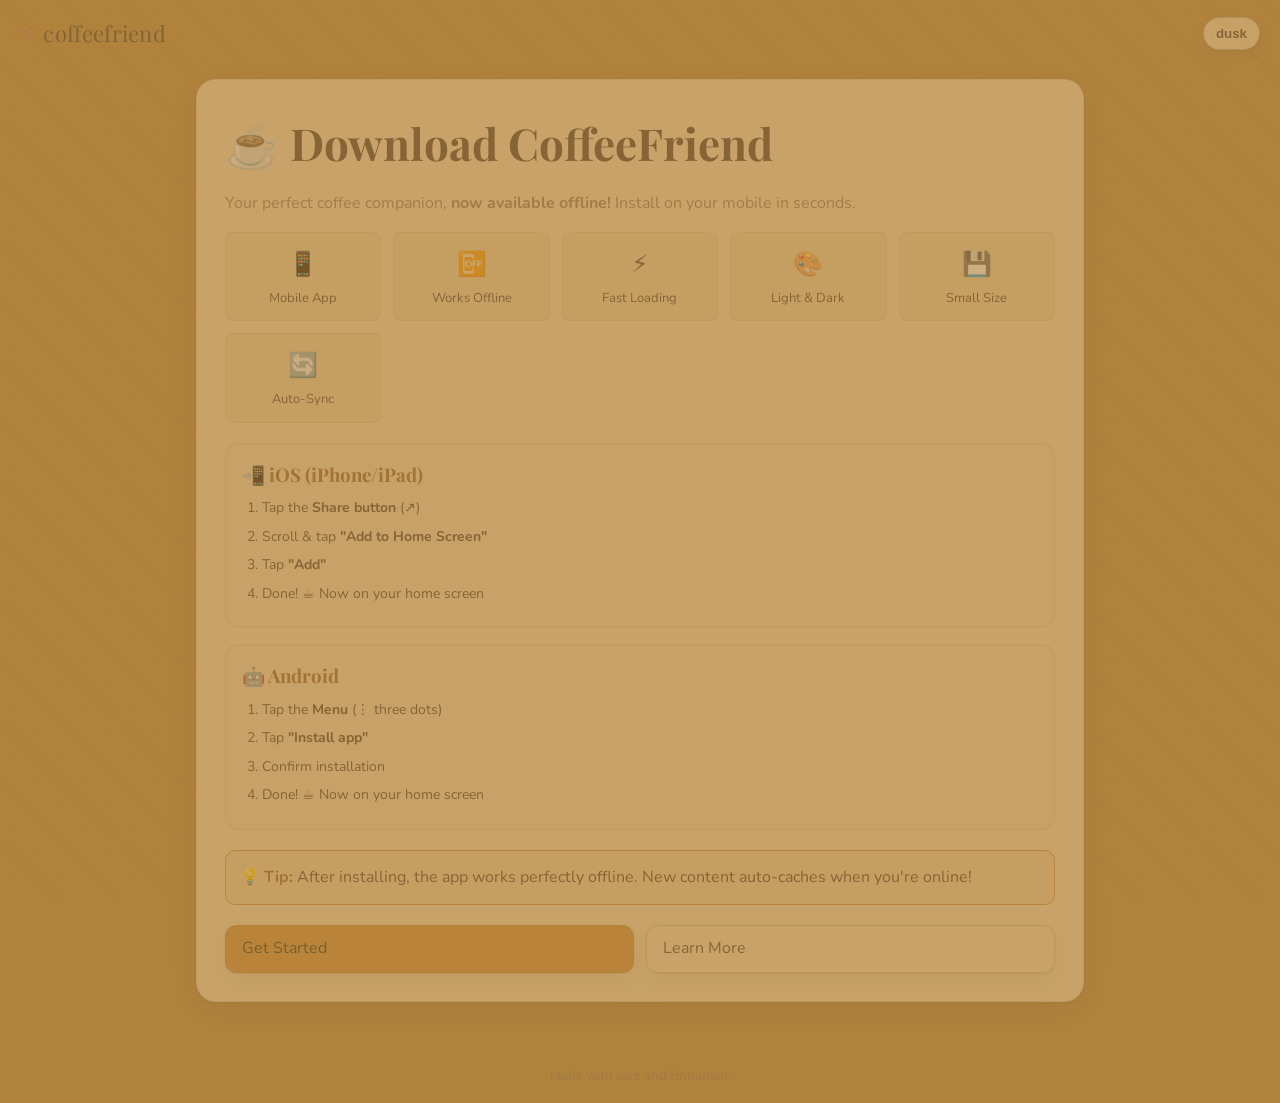
<file: index.html>
<!DOCTYPE html>
<html lang="en">
  <head>
    <meta charset="UTF-8" />
    <meta http-equiv="refresh" content="0; url=install.html" />
    <meta name="viewport" content="width=device-width, initial-scale=1.0" />
    <title>Redirecting to install page...</title>
  </head>
  <body>
    <p>Redirecting to <a href="install.html">install.html</a>…</p>
  </body>
</html>
</file>
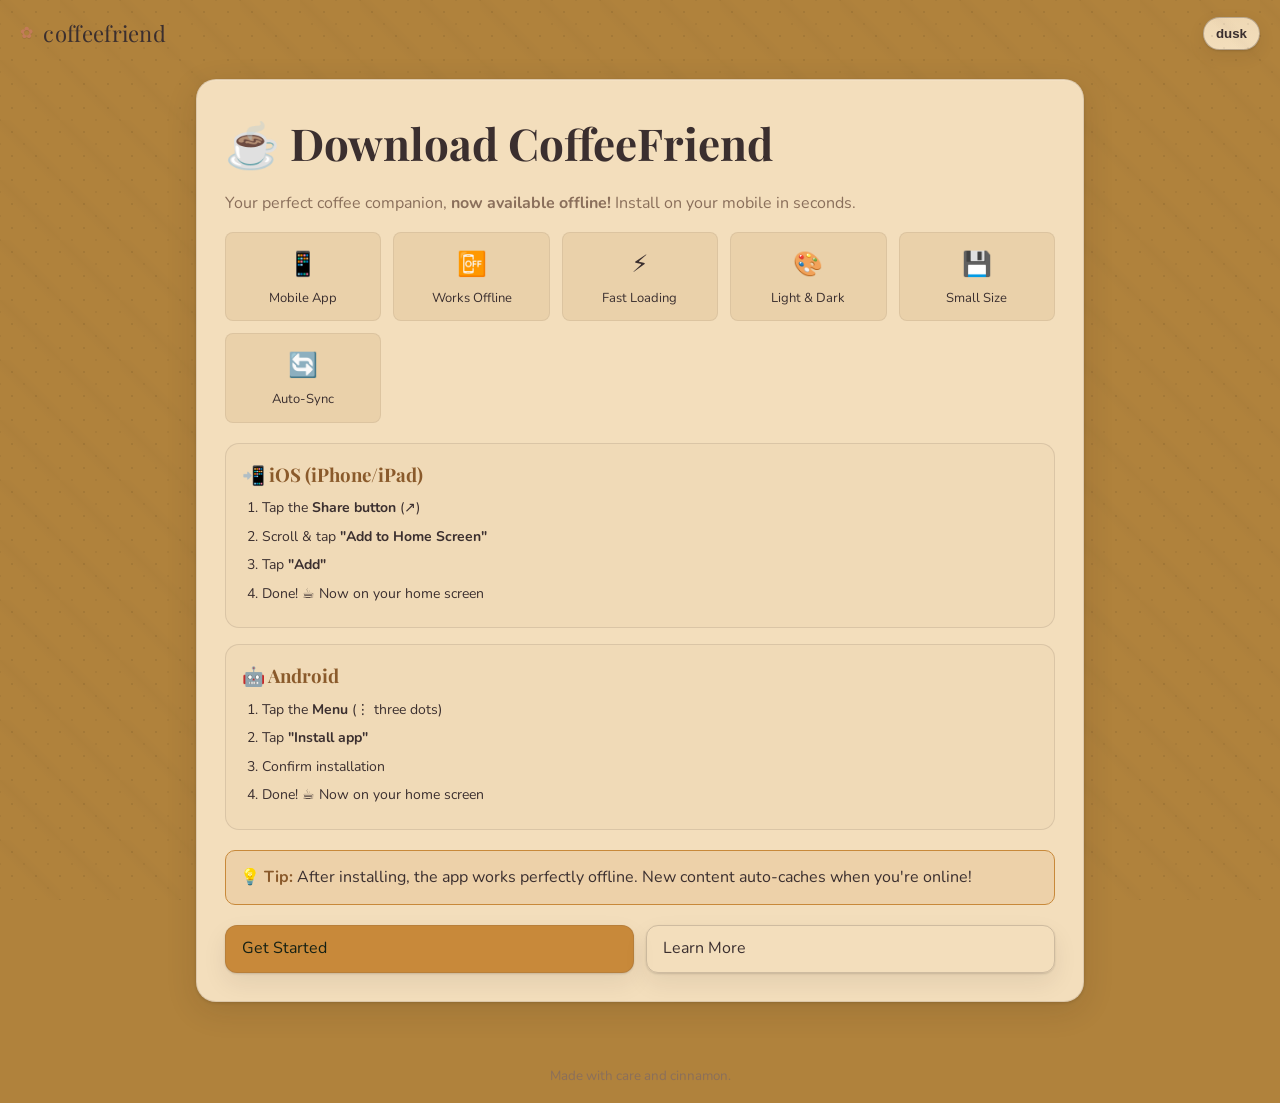
<file: install.html>
<!DOCTYPE html>
<html lang="en">
<head>
    <meta charset="utf-8">
    <meta name="viewport" content="width=device-width, initial-scale=1">
    <title>CoffeeFriend Mobile App</title>
    <link rel="preconnect" href="https://fonts.googleapis.com">
    <link rel="preconnect" href="https://fonts.gstatic.com" crossorigin>
    <link href="https://fonts.googleapis.com/css2?family=Playfair+Display:wght@400;600;700&family=Nunito:ital,wght@0,400;0,600;0,700;1,400&display=swap" rel="stylesheet">
    <link rel="stylesheet" type="text/css" href="styles.css">
    <link rel="manifest" href="manifest.json">
    <meta name="theme-color" content="#b0823c">
    <meta name="apple-mobile-web-app-capable" content="yes">
    <meta name="apple-mobile-web-app-status-bar-style" content="black-translucent">
    <meta name="apple-mobile-web-app-title" content="coffeefriend">
    <style>
        .install-guide {
            display: grid;
            gap: 16px;
            margin: 20px 0;
        }
        .guide-card {
            background: color-mix(in oklab, var(--paper) 96%, var(--bg) 4%);
            border: 1px solid color-mix(in oklab, var(--ink) 12%, transparent);
            border-radius: 14px;
            padding: 16px;
        }
        .guide-card h3 {
            margin: 0 0 8px;
            font-family: "Playfair Display", Georgia, serif;
            color: var(--sage-deep);
        }
        .guide-card ol {
            margin: 8px 0 0;
            padding-left: 20px;
            font-size: 14px;
            line-height: 1.6;
        }
        .guide-card li { margin: 6px 0; }
        .features-list {
            display: grid;
            grid-template-columns: repeat(auto-fit, minmax(150px, 1fr));
            gap: 12px;
            margin: 16px 0;
        }
        .feature-item {
            background: color-mix(in oklab, var(--paper) 86%, var(--bg) 14%);
            border-radius: 8px;
            padding: 12px;
            text-align: center;
            font-size: 13px;
            border: 1px solid color-mix(in oklab, var(--ink) 8%, transparent);
        }
        .feature-emoji { font-size: 24px; margin-bottom: 4px; }
    </style>
    <script defer src="script.js"></script>
    <script>
      if ('serviceWorker' in navigator) {
        window.addEventListener('load', () => {
          navigator.serviceWorker.register('sw.js').catch(err => console.log('SW registration failed:', err));
        });
      }
    </script>
</head>
<body>
    <div class="coffee-bg" aria-hidden="true"></div>
    <div class="texture"></div>
    <header class="site-header">
        <div class="brand">
            <span class="brand-mark" aria-hidden="true">✿</span>
            <span class="brand-name">coffeefriend</span>
        </div>
        <button class="theme-toggle" type="button" aria-label="Toggle dusk mode">dusk</button>
    </header>

    <main class="content">
        <section class="card">
            <h1 style="font-family: 'Playfair Display', Georgia, serif; margin: 0 0 12px; font-size: clamp(28px, 4vw, 44px);">
                ☕ Download CoffeeFriend
            </h1>
            <p style="margin: 0 0 16px; color: var(--muted); font-size: 16px;">
                Your perfect coffee companion, <strong>now available offline!</strong> Install on your mobile in seconds.
            </p>

            <div class="features-list">
                <div class="feature-item">
                    <div class="feature-emoji">📱</div>
                    <div>Mobile App</div>
                </div>
                <div class="feature-item">
                    <div class="feature-emoji">📴</div>
                    <div>Works Offline</div>
                </div>
                <div class="feature-item">
                    <div class="feature-emoji">⚡</div>
                    <div>Fast Loading</div>
                </div>
                <div class="feature-item">
                    <div class="feature-emoji">🎨</div>
                    <div>Light & Dark</div>
                </div>
                <div class="feature-item">
                    <div class="feature-emoji">💾</div>
                    <div>Small Size</div>
                </div>
                <div class="feature-item">
                    <div class="feature-emoji">🔄</div>
                    <div>Auto-Sync</div>
                </div>
            </div>

            <div class="install-guide">
                <div class="guide-card">
                    <h3>📲 iOS (iPhone/iPad)</h3>
                    <ol>
                        <li>Tap the <strong>Share button</strong> (↗️)</li>
                        <li>Scroll & tap <strong>"Add to Home Screen"</strong></li>
                        <li>Tap <strong>"Add"</strong></li>
                        <li>Done! ☕ Now on your home screen</li>
                    </ol>
                </div>

                <div class="guide-card">
                    <h3>🤖 Android</h3>
                    <ol>
                        <li>Tap the <strong>Menu</strong> (⋮ three dots)</li>
                        <li>Tap <strong>"Install app"</strong></li>
                        <li>Confirm installation</li>
                        <li>Done! ☕ Now on your home screen</li>
                    </ol>
                </div>
            </div>

            <div style="background: color-mix(in oklab, var(--sage) 15%, var(--paper) 85%); border: 1px solid var(--sage); border-radius: 10px; padding: 14px; margin: 16px 0;">
                <strong style="color: var(--sage-deep);">💡 Tip:</strong> After installing, the app works perfectly offline. New content auto-caches when you're online!
            </div>

            <div style="display: flex; gap: 12px; flex-wrap: wrap; margin-top: 20px;">
                <a class="btn btn-primary" href="pageone.html" style="flex: 1;">Get Started</a>
                <a class="btn btn-outline" href="MOBILE_SETUP.md" style="flex: 1;">Learn More</a>
            </div>
        </section>
    </main>

    <footer class="site-footer">
        <small>Made with care and cinnamon.</small>
    </footer>
</body>
</html>
</file>
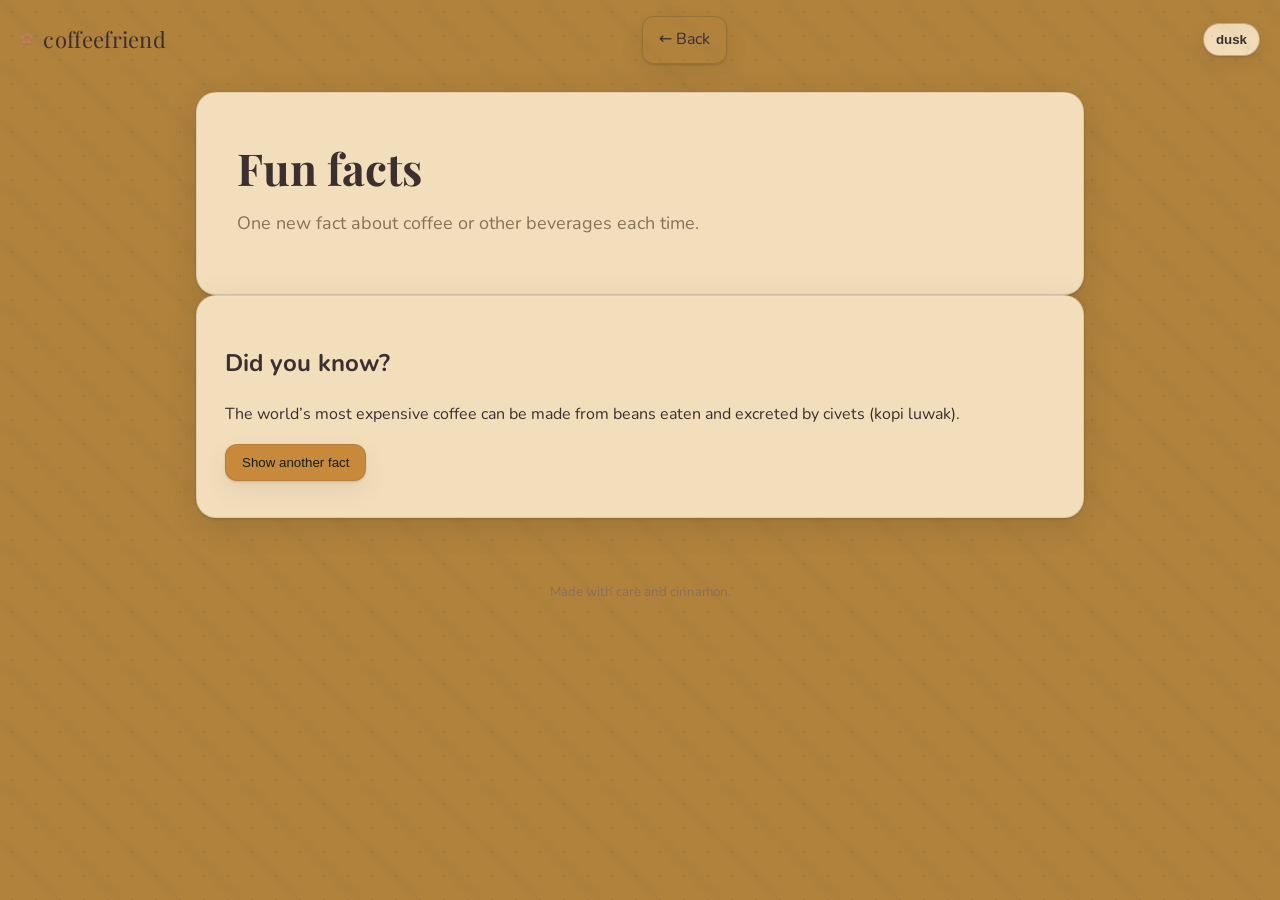
<file: pagefour.html>
<!DOCTYPE html>
<html lang="en">
<head>
    <meta charset="utf-8">
    <meta name="viewport" content="width=device-width, initial-scale=1">
    <title>coffeefriend • fun facts</title>
    <link rel="preconnect" href="https://fonts.googleapis.com">
    <link rel="preconnect" href="https://fonts.gstatic.com" crossorigin>
    <link href="https://fonts.googleapis.com/css2?family=Playfair+Display:wght@400;600;700&family=Nunito:ital,wght@0,400;0,600;0,700;1,400&display=swap" rel="stylesheet">
    <link rel="stylesheet" type="text/css" href="styles.css">
    <link rel="manifest" href="manifest.json">
    <meta name="theme-color" content="#b0823c">
    <meta name="apple-mobile-web-app-capable" content="yes">
    <meta name="apple-mobile-web-app-status-bar-style" content="black-translucent">
    <meta name="apple-mobile-web-app-title" content="coffeefriend">
    <script defer src="script.js"></script>
    <script>
      if ('serviceWorker' in navigator) {
        window.addEventListener('load', () => {
          navigator.serviceWorker.register('sw.js').catch(err => console.log('SW registration failed:', err));
        });
      }
    </script>
</head>
<body>
    <div class="coffee-bg" aria-hidden="true"></div>
    <div class="texture"></div>
    <header class="site-header">
        <div class="brand">
            <span class="brand-mark" aria-hidden="true">✿</span>
            <span class="brand-name">coffeefriend</span>
        </div>
        <nav>
            <a class="btn btn-outline" href="pagetwo.html">← Back</a>
        </nav>
        <button id="install-app" class="btn btn-primary" type="button" style="display:none;">Install app</button>
        <button class="theme-toggle" type="button" aria-label="Toggle dusk mode">dusk</button>
    </header>

    <main class="content">
        <section class="hero card">
            <h1>Fun facts</h1>
            <p class="tagline">One new fact about coffee or other beverages each time.</p>
        </section>

        <section class="card" aria-labelledby="fact-title">
            <h2 id="fact-title">Did you know?</h2>
            <p id="random-fact">Loading a delightful fact...</p>
            <div class="actions">
                <button class="btn btn-primary" id="another-fact" type="button">Show another fact</button>
            </div>
        </section>
    </main>

    <footer class="site-footer">
        <small>Made with care and cinnamon.</small>
    </footer>

</body>
</html>
</file>
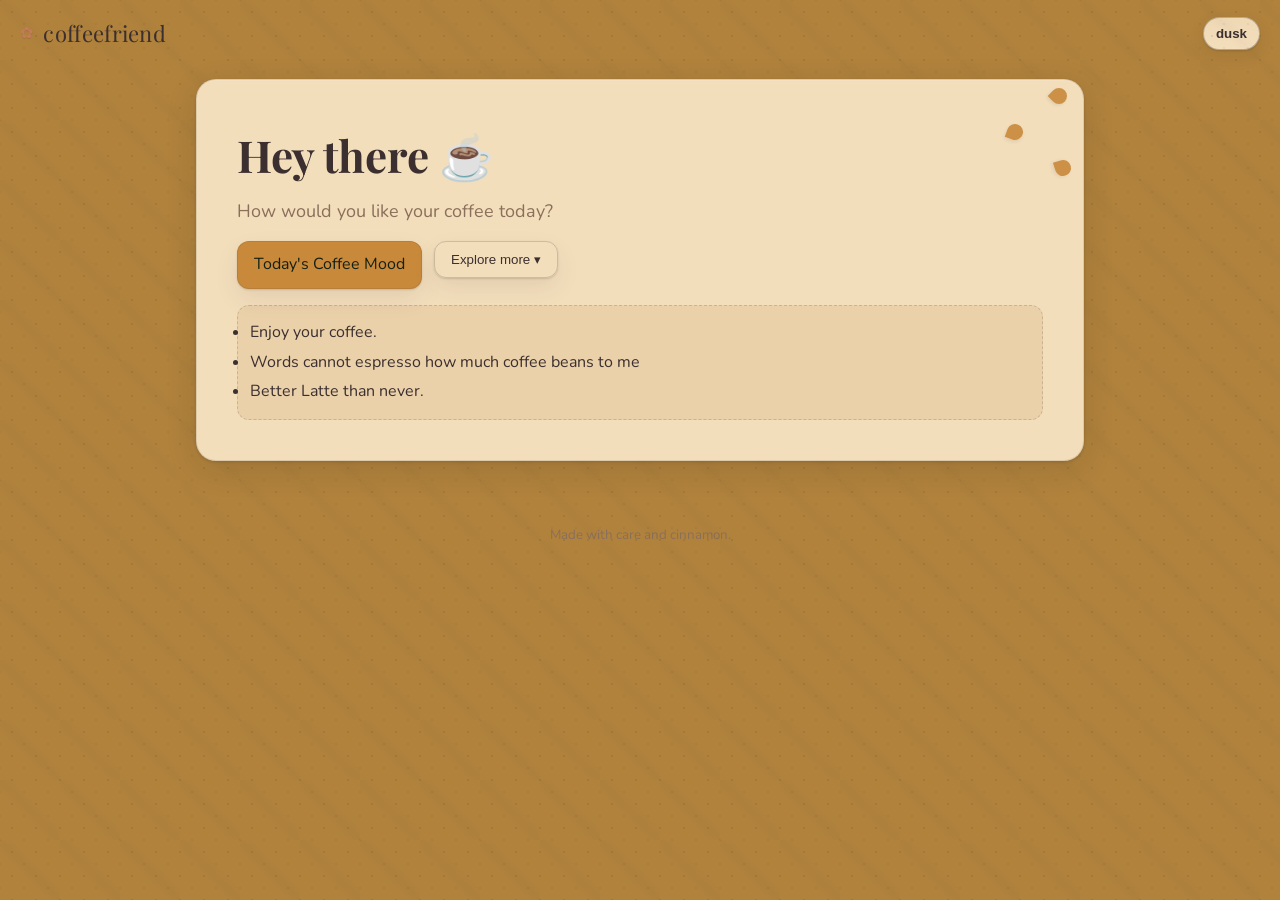
<file: pageone.html>
<!DOCTYPE html>
<html lang="en">
<head>
    <meta charset="utf-8">
    <meta name="viewport" content="width=device-width, initial-scale=1">
    <title>coffeefriend</title>
    <link rel="preconnect" href="https://fonts.googleapis.com">
    <link rel="preconnect" href="https://fonts.gstatic.com" crossorigin>
    <link href="https://fonts.googleapis.com/css2?family=Playfair+Display:wght@400;600;700&family=Nunito:ital,wght@0,400;0,600;0,700;1,400&display=swap" rel="stylesheet">
    <link rel="stylesheet" type="text/css" href="styles.css">
    <link rel="manifest" href="manifest.json">
    <meta name="theme-color" content="#b0823c">
    <meta name="apple-mobile-web-app-capable" content="yes">
    <meta name="apple-mobile-web-app-status-bar-style" content="black-translucent">
    <meta name="apple-mobile-web-app-title" content="coffeefriend">
    <script defer src="script.js"></script>
    <script>
      if ('serviceWorker' in navigator) {
        window.addEventListener('load', () => {
          navigator.serviceWorker.register('sw.js').catch(err => console.log('SW registration failed:', err));
        });
      }
    </script>
</head>
<body>
    <div class="coffee-bg" aria-hidden="true"></div>
    <div class="texture"></div>
    <header class="site-header">
        <div class="brand">
            <span class="brand-mark" aria-hidden="true">✿</span>
            <span class="brand-name">coffeefriend</span>
        </div>
        <button class="theme-toggle" type="button" aria-label="Toggle dusk mode">dusk</button>
    </header>

    <main class="content">
        <section class="hero card">
            <div class="vines" aria-hidden="true">
                <span class="leaf leaf-1"></span>
                <span class="leaf leaf-2"></span>
                <span class="leaf leaf-3"></span>
            </div>
            <h1>Hey there ☕</h1>
            <p class="tagline">How would you like your coffee today?</p>
            <div class="actions">
                <a class="btn btn-primary" href="pagetwo.html">Today's Coffee Mood</a>
                <button id="install-app" class="btn btn-outline" type="button" style="display:none;">Install app</button>
                <div class="dropdown">
                    <button class="btn btn-outline dropdown-toggle" type="button" aria-haspopup="true" aria-expanded="false">Explore more ▾</button>
                    <div class="dropdown-menu" role="menu">
                        <a class="dropdown-item" role="menuitem" href="pagethree.html">Items that pair well with coffee</a>
                        <a class="dropdown-item" role="menuitem" href="pagefour.html">Fun facts about coffee & beverages</a>
                    </div>
                </div>
            </div>
            <ul class="notes">
                <li>Enjoy your coffee.</li>
                <li>Words cannot espresso how much coffee beans to me</li>
                <li>Better Latte than never.</li>
                
                
            </ul>
        </section>

        

    </main>

    <footer class="site-footer">
        <small>Made with care and cinnamon.</small>
    </footer>

</body>
</html>
</file>
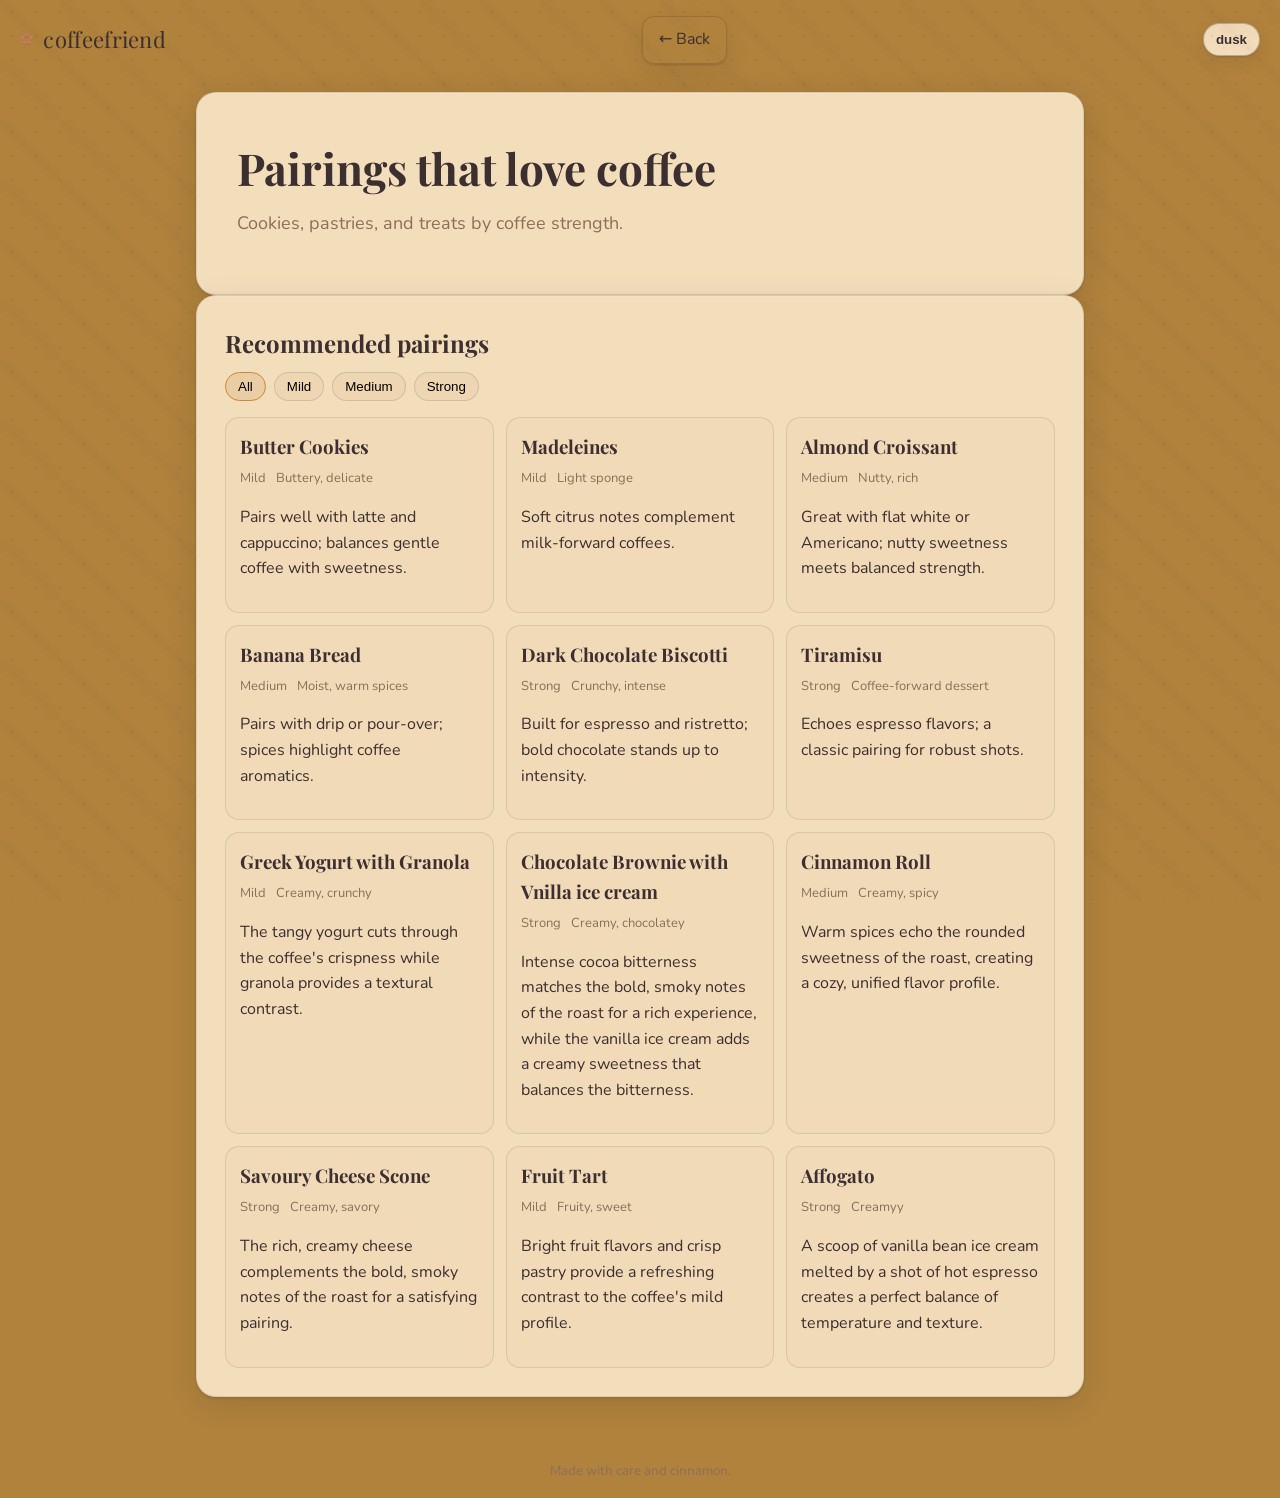
<file: pagethree.html>
<!DOCTYPE html>
<html lang="en">
<head>
    <meta charset="utf-8">
    <meta name="viewport" content="width=device-width, initial-scale=1">
    <title>coffeefriend • pairings</title>
    <link rel="preconnect" href="https://fonts.googleapis.com">
    <link rel="preconnect" href="https://fonts.gstatic.com" crossorigin>
    <link href="https://fonts.googleapis.com/css2?family=Playfair+Display:wght@400;600;700&family=Nunito:ital,wght@0,400;0,600;0,700;1,400&display=swap" rel="stylesheet">
    <link rel="stylesheet" type="text/css" href="styles.css">
    <link rel="manifest" href="manifest.json">
    <meta name="theme-color" content="#b0823c">
    <meta name="apple-mobile-web-app-capable" content="yes">
    <meta name="apple-mobile-web-app-status-bar-style" content="black-translucent">
    <meta name="apple-mobile-web-app-title" content="coffeefriend">
    <script defer src="script.js"></script>
    <script>
      if ('serviceWorker' in navigator) {
        window.addEventListener('load', () => {
          navigator.serviceWorker.register('sw.js').catch(err => console.log('SW registration failed:', err));
        });
      }
    </script>
</head>
<body>
    <div class="coffee-bg" aria-hidden="true"></div>
    <div class="texture"></div>
    <header class="site-header">
        <div class="brand">
            <span class="brand-mark" aria-hidden="true">✿</span>
            <span class="brand-name">coffeefriend</span>
        </div>
        <nav>
            <a class="btn btn-outline" href="pagetwo.html">← Back</a>
        </nav>
        <button id="install-app" class="btn btn-primary" type="button" style="display:none;">Install app</button>
        <button class="theme-toggle" type="button" aria-label="Toggle dusk mode">dusk</button>
    </header>

    <main class="content">
        <section class="hero card">
            <h1>Pairings that love coffee</h1>
            <p class="tagline">Cookies, pastries, and treats by coffee strength.</p>
        </section>

        <section class="recipes card" aria-labelledby="pairings-title">
            <h2 id="pairings-title">Recommended pairings</h2>
            <div class="filters" role="tablist" aria-label="Coffee strength filters">
                <button class="chip is-active" role="tab" aria-selected="true" data-filter="all">All</button>
                <button class="chip" role="tab" aria-selected="false" data-filter="mild">Mild</button>
                <button class="chip" role="tab" aria-selected="false" data-filter="medium">Medium</button>
                <button class="chip" role="tab" aria-selected="false" data-filter="strong">Strong</button>
            </div>
            <div class="recipe-grid">
                <article class="recipe" data-category="mild">
                    <h3>Butter Cookies</h3>
                    <ul class="meta"><li>Mild</li><li>Buttery, delicate</li></ul>
                    <p>Pairs well with latte and cappuccino; balances gentle coffee with sweetness.</p>
                </article>
                <article class="recipe" data-category="mild">
                    <h3>Madeleines</h3>
                    <ul class="meta"><li>Mild</li><li>Light sponge</li></ul>
                    <p>Soft citrus notes complement milk-forward coffees.</p>
                </article>
                <article class="recipe" data-category="medium">
                    <h3>Almond Croissant</h3>
                    <ul class="meta"><li>Medium</li><li>Nutty, rich</li></ul>
                    <p>Great with flat white or Americano; nutty sweetness meets balanced strength.</p>
                </article>
                <article class="recipe" data-category="medium">
                    <h3>Banana Bread</h3>
                    <ul class="meta"><li>Medium</li><li>Moist, warm spices</li></ul>
                    <p>Pairs with drip or pour-over; spices highlight coffee aromatics.</p>
                </article>
                <article class="recipe" data-category="strong">
                    <h3>Dark Chocolate Biscotti</h3>
                    <ul class="meta"><li>Strong</li><li>Crunchy, intense</li></ul>
                    <p>Built for espresso and ristretto; bold chocolate stands up to intensity.</p>
                </article>
                <article class="recipe" data-category="strong">
                    <h3>Tiramisu</h3>
                    <ul class="meta"><li>Strong</li><li>Coffee-forward dessert</li></ul>
                    <p>Echoes espresso flavors; a classic pairing for robust shots.</p>
                </article>
                 <article class="recipe" data-category="mild">
                    <h3>Greek Yogurt with Granola</h3>
                    <ul class="meta"><li>Mild</li><li>Creamy, crunchy</li></ul>
                    <p>The tangy yogurt cuts through the coffee's crispness while granola provides a textural contrast.</p>
                </article>
                <article class="recipe" data-category="Strong">
                    <h3>Chocolate Brownie with Vnilla ice cream</h3>
                    <ul class="meta"><li>Strong</li><li>Creamy, chocolatey</li></ul>
                    <p>Intense cocoa bitterness matches the bold, smoky notes of the roast for a rich experience, while the vanilla ice cream adds a creamy sweetness that balances the bitterness.</p>
                </article>
                <article class="recipe" data-category="medium">
                    <h3>Cinnamon Roll</h3>
                    <ul class="meta"><li>Medium</li><li>Creamy, spicy</li></ul>
                    <p>Warm spices echo the rounded sweetness of the roast, creating a cozy, unified flavor profile.</p>
                </article>
                <article class="recipe" data-category="Strong">
                    <h3>Savoury Cheese Scone</h3>
                    <ul class="meta"><li>Strong</li><li>Creamy, savory</li></ul>
                    <p>The rich, creamy cheese complements the bold, smoky notes of the roast for a satisfying pairing.</p>
                </article>
                
                <article class="recipe" data-category="Mild">
                    <h3>Fruit Tart</h3>
                    <ul class="meta"><li>Mild</li><li>Fruity, sweet</li></ul>
                    <p>Bright fruit flavors and crisp pastry provide a refreshing contrast to the coffee's mild profile.</p>
                </article>
                <article class="recipe" data-category="Medium">
                    <h3>Affogato</h3>
                    <ul class="meta"><li>Strong</li><li>Creamyy</li></ul>
                    <p>A scoop of vanilla bean ice cream melted by a shot of hot espresso creates a perfect balance of temperature and texture.</p>
                </article>
            </div>
        </section>
    </main>

    <footer class="site-footer">
        <small>Made with care and cinnamon.</small>
    </footer>

</body>
</html>
</file>
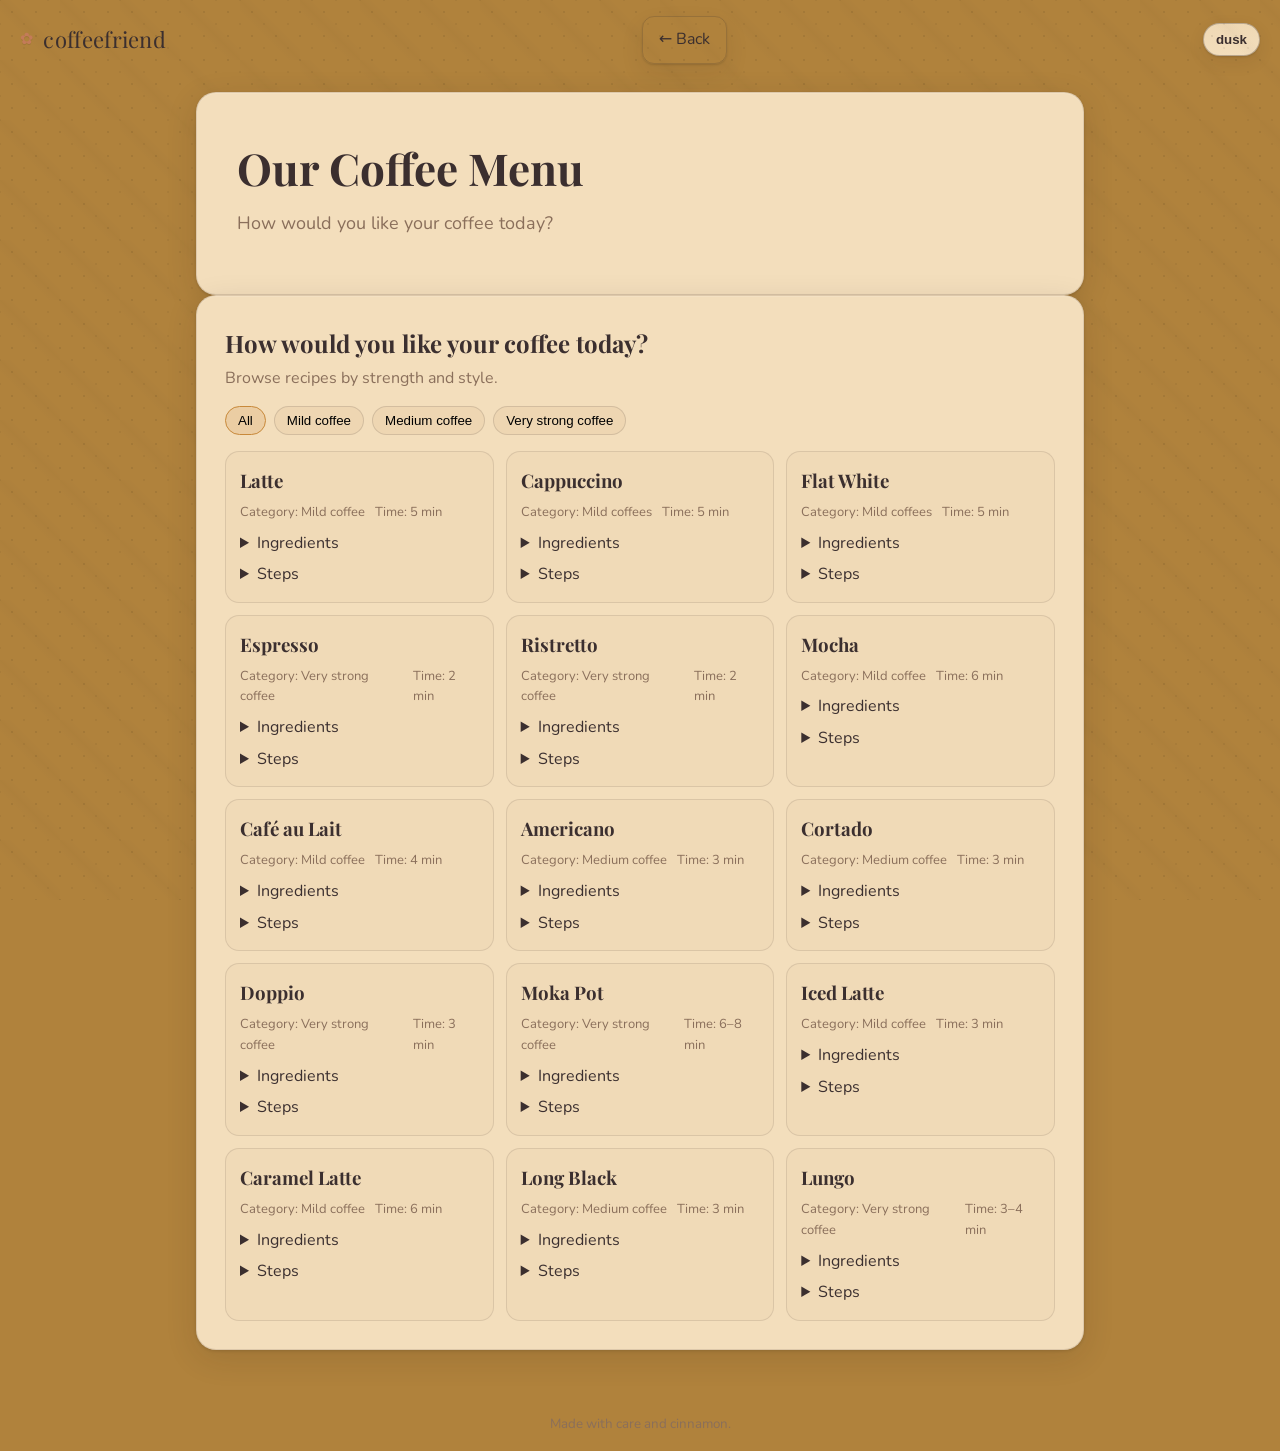
<file: pagetwo.html>
<!DOCTYPE html>
<html lang="en">
<head>
    <meta charset="utf-8">
    <meta name="viewport" content="width=device-width, initial-scale=1">
    <title>coffeefriend • menu</title>
    <link rel="preconnect" href="https://fonts.googleapis.com">
    <link rel="preconnect" href="https://fonts.gstatic.com" crossorigin>
    <link href="https://fonts.googleapis.com/css2?family=Playfair+Display:wght@400;600;700&family=Nunito:ital,wght@0,400;0,600;0,700;1,400&display=swap" rel="stylesheet">
    <link rel="stylesheet" type="text/css" href="styles.css">
    <link rel="manifest" href="manifest.json">
    <meta name="theme-color" content="#b0823c">
    <meta name="apple-mobile-web-app-capable" content="yes">
    <meta name="apple-mobile-web-app-status-bar-style" content="black-translucent">
    <meta name="apple-mobile-web-app-title" content="coffeefriend">
    <script defer src="script.js"></script>
    <script>
      if ('serviceWorker' in navigator) {
        window.addEventListener('load', () => {
          navigator.serviceWorker.register('sw.js').catch(err => console.log('SW registration failed:', err));
        });
      }
    </script>
</head>
<body>
    <div class="coffee-bg" aria-hidden="true"></div>
    <div class="texture"></div>
    <header class="site-header">
        <div class="brand">
            <span class="brand-mark" aria-hidden="true">✿</span>
            <span class="brand-name">coffeefriend</span>
        </div>
        <nav>
            <a class="btn btn-outline" href="pageone.html">← Back</a>
        </nav>
        <button id="install-app" class="btn btn-primary" type="button" style="display:none;">Install app</button>
        <button class="theme-toggle" type="button" aria-label="Toggle dusk mode">dusk</button>
    </header>

    <main class="content">
        <section class="hero card">
            <h1>Our Coffee Menu</h1>
            <p class="tagline">How would you like your coffee today?</p>
        </section>

        <section class="recipes card" aria-labelledby="recipes-title">
            <h2 id="recipes-title">How would you like your coffee today?</h2>
            <p class="recipes-sub">Browse recipes by strength and style.</p>
            <div class="filters" role="tablist" aria-label="Coffee strength filters">
                <button class="chip is-active" role="tab" aria-selected="true" data-filter="all">All</button>
                <button class="chip" role="tab" aria-selected="false" data-filter="mild-coffee">Mild coffee</button>
                <button class="chip" role="tab" aria-selected="false" data-filter="mild-coffees">Medium coffee</button>
                <button class="chip" role="tab" aria-selected="false" data-filter="very-strong">Very strong coffee</button>
            </div>
            <div class="recipe-grid">
                <article class="recipe" data-category="mild-coffee">
                    <h3>Latte</h3>
                    <ul class="meta"><li>Category: Mild coffee</li><li>Time: 5 min</li></ul>
                    <details>
                        <summary>Ingredients</summary>
                        <ul>
                            <li>1 shot espresso</li>
                            <li>200 ml steamed milk</li>
                            <li>Foamed milk to top</li>
                        </ul>
                    </details>
                    <details>
                        <summary>Steps</summary>
                        <ol>
                            <li>Pull a single espresso shot into a cup.</li>
                            <li>Steam milk until silky microfoam forms.</li>
                            <li>Pour milk into espresso, holding back foam, then finish with a spoon of foam.</li>
                        </ol>
                    </details>
                </article>

                <article class="recipe" data-category="mild-coffees">
                    <h3>Cappuccino</h3>
                    <ul class="meta"><li>Category: Mild coffees</li><li>Time: 5 min</li></ul>
                    <details>
                        <summary>Ingredients</summary>
                        <ul>
                            <li>1 shot espresso</li>
                            <li>60 ml steamed milk</li>
                            <li>60 ml milk foam</li>
                            <li>Cocoa or cinnamon (optional)</li>
                        </ul>
                    </details>
                    <details>
                        <summary>Steps</summary>
                        <ol>
                            <li>Pull an espresso shot.</li>
                            <li>Steam milk to medium foam.</li>
                            <li>Pour equal parts espresso, steamed milk, and foam. Dust with spice.</li>
                        </ol>
                    </details>
                </article>

                <article class="recipe" data-category="mild-coffees">
                    <h3>Flat White</h3>
                    <ul class="meta"><li>Category: Mild coffees</li><li>Time: 5 min</li></ul>
                    <details>
                        <summary>Ingredients</summary>
                        <ul>
                            <li>1 double shot espresso</li>
                            <li>120 ml steamed milk (fine microfoam)</li>
                        </ul>
                    </details>
                    <details>
                        <summary>Steps</summary>
                        <ol>
                            <li>Pull a double espresso.</li>
                            <li>Steam milk to a fine, glossy microfoam.</li>
                            <li>Pour milk to create a thin, velvety layer.</li>
                        </ol>
                    </details>
                </article>

                <article class="recipe" data-category="very-strong">
                    <h3>Espresso</h3>
                    <ul class="meta"><li>Category: Very strong coffee</li><li>Time: 2 min</li></ul>
                    <details>
                        <summary>Ingredients</summary>
                        <ul>
                            <li>18 g finely ground coffee</li>
                            <li>Water at 93°C</li>
                        </ul>
                    </details>
                    <details>
                        <summary>Steps</summary>
                        <ol>
                            <li>Distribute and tamp grounds evenly.</li>
                            <li>Pull 25–30 seconds for ~36 g out.</li>
                            <li>Serve immediately.</li>
                        </ol>
                    </details>
                </article>

                <article class="recipe" data-category="very-strong">
                    <h3>Ristretto</h3>
                    <ul class="meta"><li>Category: Very strong coffee</li><li>Time: 2 min</li></ul>
                    <details>
                        <summary>Ingredients</summary>
                        <ul>
                            <li>18 g finely ground coffee</li>
                            <li>Water at 93°C</li>
                        </ul>
                    </details>
                    <details>
                        <summary>Steps</summary>
                        <ol>
                            <li>Prepare as espresso.</li>
                            <li>Stop extraction earlier at ~20–25 g yield for intense flavor.</li>
                        </ol>
                    </details>
                </article>

                <!-- Additional Mild coffee options -->
                <article class="recipe" data-category="mild-coffee">
                    <h3>Mocha</h3>
                    <ul class="meta"><li>Category: Mild coffee</li><li>Time: 6 min</li></ul>
                    <details>
                        <summary>Ingredients</summary>
                        <ul>
                            <li>1 shot espresso</li>
                            <li>150 ml steamed milk</li>
                            <li>20 g chocolate syrup or cocoa</li>
                            <li>Whipped cream (optional)</li>
                        </ul>
                    </details>
                    <details>
                        <summary>Steps</summary>
                        <ol>
                            <li>Stir chocolate into espresso.</li>
                            <li>Add steamed milk and mix gently.</li>
                            <li>Top with whipped cream if desired.</li>
                        </ol>
                    </details>
                </article>

                <article class="recipe" data-category="mild-coffee">
                    <h3>Café au Lait</h3>
                    <ul class="meta"><li>Category: Mild coffee</li><li>Time: 4 min</li></ul>
                    <details>
                        <summary>Ingredients</summary>
                        <ul>
                            <li>1 cup hot brewed coffee</li>
                            <li>1 cup steamed milk</li>
                        </ul>
                    </details>
                    <details>
                        <summary>Steps</summary>
                        <ol>
                            <li>Brew filter coffee.</li>
                            <li>Steam milk until hot and slightly foamy.</li>
                            <li>Combine equal parts coffee and milk.</li>
                        </ol>
                    </details>
                </article>

                <!-- Additional Medium coffee options -->
                <article class="recipe" data-category="mild-coffees">
                    <h3>Americano</h3>
                    <ul class="meta"><li>Category: Medium coffee</li><li>Time: 3 min</li></ul>
                    <details>
                        <summary>Ingredients</summary>
                        <ul>
                            <li>1 shot espresso</li>
                            <li>120–180 ml hot water</li>
                        </ul>
                    </details>
                    <details>
                        <summary>Steps</summary>
                        <ol>
                            <li>Pour hot water into a cup.</li>
                            <li>Add espresso on top to preserve crema.</li>
                        </ol>
                    </details>
                </article>

                <article class="recipe" data-category="mild-coffees">
                    <h3>Cortado</h3>
                    <ul class="meta"><li>Category: Medium coffee</li><li>Time: 3 min</li></ul>
                    <details>
                        <summary>Ingredients</summary>
                        <ul>
                            <li>1 shot espresso</li>
                            <li>1 shot steamed milk</li>
                        </ul>
                    </details>
                    <details>
                        <summary>Steps</summary>
                        <ol>
                            <li>Pull an espresso shot.</li>
                            <li>Steam a small amount of milk (minimal foam).</li>
                            <li>Combine 1:1 milk to espresso.</li>
                        </ol>
                    </details>
                </article>

                <!-- Additional Very strong coffee options -->
                <article class="recipe" data-category="very-strong">
                    <h3>Doppio</h3>
                    <ul class="meta"><li>Category: Very strong coffee</li><li>Time: 3 min</li></ul>
                    <details>
                        <summary>Ingredients</summary>
                        <ul>
                            <li>18–20 g finely ground coffee</li>
                            <li>Water at 93°C</li>
                        </ul>
                    </details>
                    <details>
                        <summary>Steps</summary>
                        <ol>
                            <li>Pull a double espresso shot (~36–40 g out in ~25–30 s).</li>
                            <li>Serve in a prewarmed demitasse.</li>
                        </ol>
                    </details>
                </article>

                <article class="recipe" data-category="very-strong">
                    <h3>Moka Pot</h3>
                    <ul class="meta"><li>Category: Very strong coffee</li><li>Time: 6–8 min</li></ul>
                    <details>
                        <summary>Ingredients</summary>
                        <ul>
                            <li>Medium-fine ground coffee</li>
                            <li>Water (fill bottom chamber to valve)</li>
                        </ul>
                    </details>
                    <details>
                        <summary>Steps</summary>
                        <ol>
                            <li>Fill base with hot water; add grounds to basket (level, untamped).</li>
                            <li>Assemble and brew on medium heat until you hear a gentle gurgle.</li>
                            <li>Remove from heat and serve immediately.</li>
                        </ol>
                    </details>
                </article>

                <!-- Additional items -->
                <article class="recipe" data-category="mild-coffee">
                    <h3>Iced Latte</h3>
                    <ul class="meta"><li>Category: Mild coffee</li><li>Time: 3 min</li></ul>
                    <details>
                        <summary>Ingredients</summary>
                        <ul>
                            <li>1 shot espresso (cooled)</li>
                            <li>150 ml cold milk</li>
                            <li>Ice cubes</li>
                        </ul>
                    </details>
                    <details>
                        <summary>Steps</summary>
                        <ol>
                            <li>Fill a glass with ice.</li>
                            <li>Add cold milk, then pour espresso over.</li>
                            <li>Stir gently.</li>
                        </ol>
                    </details>
                </article>

                <article class="recipe" data-category="mild-coffee">
                    <h3>Caramel Latte</h3>
                    <ul class="meta"><li>Category: Mild coffee</li><li>Time: 6 min</li></ul>
                    <details>
                        <summary>Ingredients</summary>
                        <ul>
                            <li>1 shot espresso</li>
                            <li>180 ml steamed milk</li>
                            <li>2 tsp caramel sauce</li>
                        </ul>
                    </details>
                    <details>
                        <summary>Steps</summary>
                        <ol>
                            <li>Stir caramel into espresso.</li>
                            <li>Add steamed milk and mix.</li>
                            <li>Optional: drizzle more caramel on top.</li>
                        </ol>
                    </details>
                </article>

                <article class="recipe" data-category="mild-coffees">
                    <h3>Long Black</h3>
                    <ul class="meta"><li>Category: Medium coffee</li><li>Time: 3 min</li></ul>
                    <details>
                        <summary>Ingredients</summary>
                        <ul>
                            <li>1 double espresso</li>
                            <li>120 ml hot water</li>
                        </ul>
                    </details>
                    <details>
                        <summary>Steps</summary>
                        <ol>
                            <li>Add hot water to a cup.</li>
                            <li>Pour double espresso over to preserve crema.</li>
                        </ol>
                    </details>
                </article>

                <article class="recipe" data-category="very-strong">
                    <h3>Lungo</h3>
                    <ul class="meta"><li>Category: Very strong coffee</li><li>Time: 3–4 min</li></ul>
                    <details>
                        <summary>Ingredients</summary>
                        <ul>
                            <li>18 g finely ground coffee</li>
                            <li>Water at 93°C</li>
                        </ul>
                    </details>
                    <details>
                        <summary>Steps</summary>
                        <ol>
                            <li>Pull a longer espresso (~50–60 g out).</li>
                            <li>Expect a more bitter, intense cup.</li>
                        </ol>
                    </details>
                </article>
            </div>
        </section>

        

    </main>

    <footer class="site-footer">
        <small>Made with care and cinnamon.</small>
    </footer>

</body>
</html>
</file>
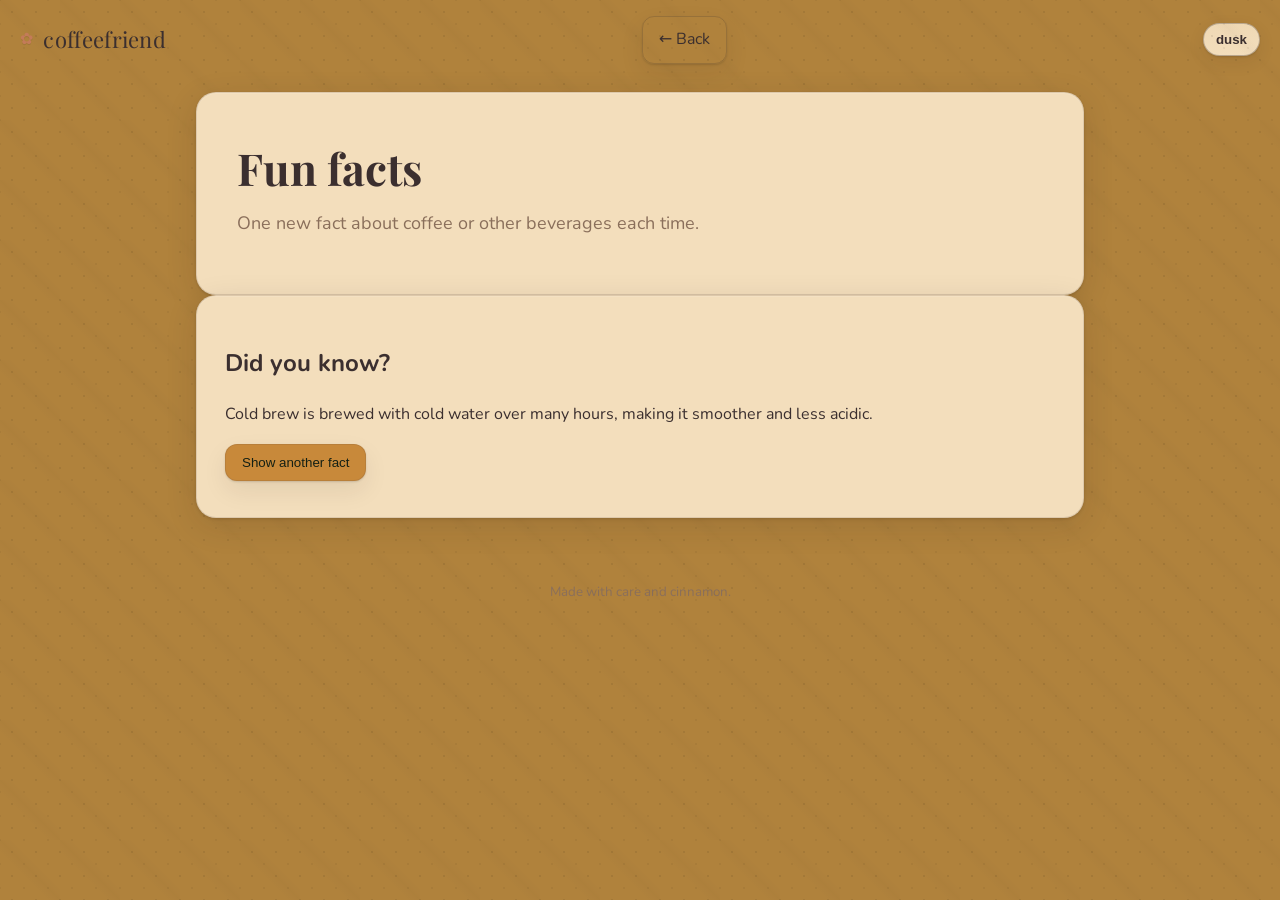
<file: coffeeapp/pagefour.html>
<!DOCTYPE html>
<html lang="en">
<head>
    <meta charset="utf-8">
    <meta name="viewport" content="width=device-width, initial-scale=1">
    <title>coffeefriend • fun facts</title>
    <link rel="preconnect" href="https://fonts.googleapis.com">
    <link rel="preconnect" href="https://fonts.gstatic.com" crossorigin>
    <link href="https://fonts.googleapis.com/css2?family=Playfair+Display:wght@400;600;700&family=Nunito:ital,wght@0,400;0,600;0,700;1,400&display=swap" rel="stylesheet">
    <link rel="stylesheet" type="text/css" href="styles.css">
    <script defer src="script.js"></script>
    <meta name="theme-color" content="#e7e2d8">
</head>
<body>
    <div class="coffee-bg" aria-hidden="true"></div>
    <div class="texture"></div>
    <header class="site-header">
        <div class="brand">
            <span class="brand-mark" aria-hidden="true">✿</span>
            <span class="brand-name">coffeefriend</span>
        </div>
        <nav>
            <a class="btn btn-outline" href="pagetwo.html">← Back</a>
        </nav>
        <button class="theme-toggle" type="button" aria-label="Toggle dusk mode">dusk</button>
    </header>

    <main class="content">
        <section class="hero card">
            <h1>Fun facts</h1>
            <p class="tagline">One new fact about coffee or other beverages each time.</p>
        </section>

        <section class="card" aria-labelledby="fact-title">
            <h2 id="fact-title">Did you know?</h2>
            <p id="random-fact">Loading a delightful fact...</p>
            <div class="actions">
                <button class="btn btn-primary" id="another-fact" type="button">Show another fact</button>
            </div>
        </section>
    </main>

    <footer class="site-footer">
        <small>Made with care and cinnamon.</small>
    </footer>

</body>
</html>
</file>
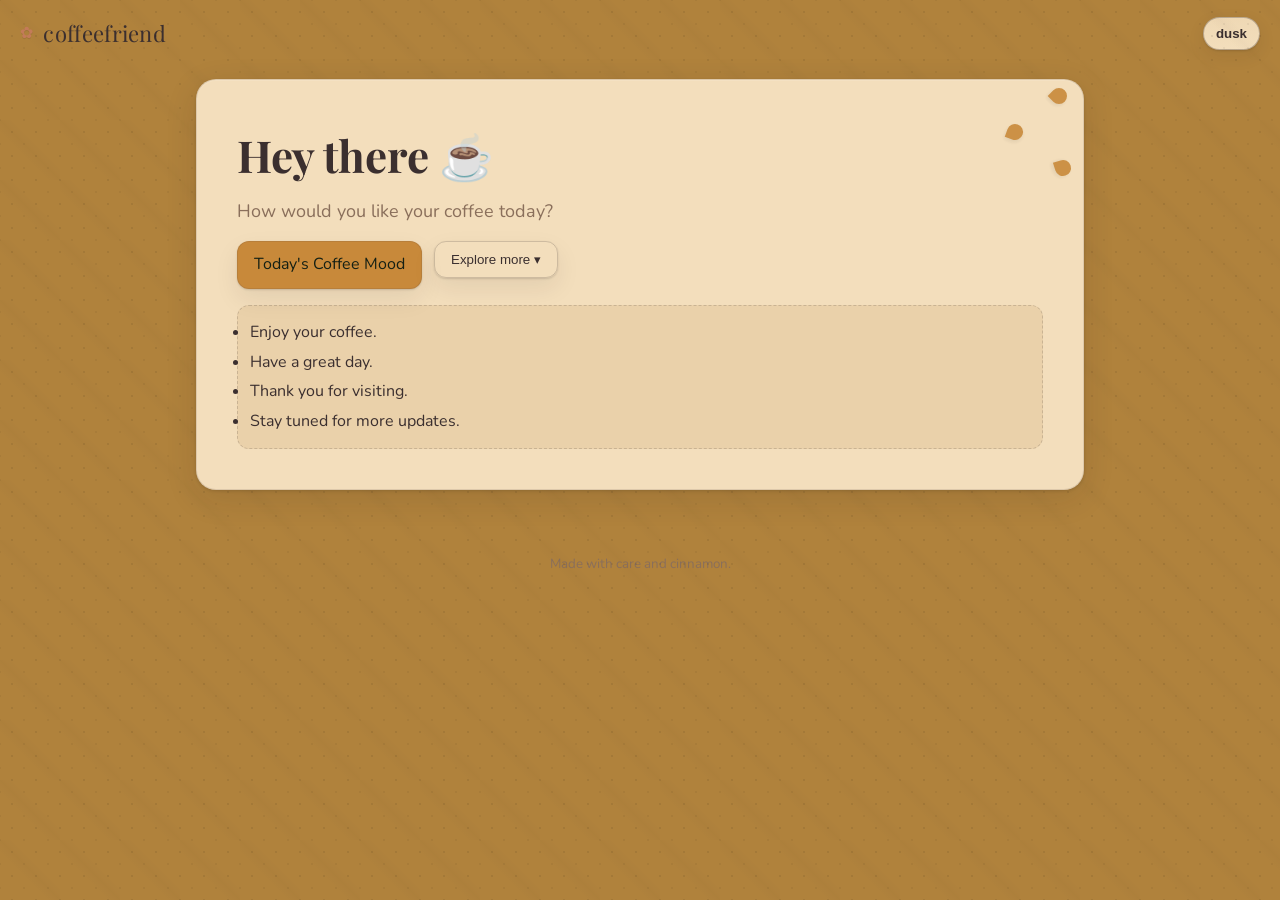
<file: coffeeapp/pageone.html>
<!DOCTYPE html>
<html lang="en">
<head>
    <meta charset="utf-8">
    <meta name="viewport" content="width=device-width, initial-scale=1">
    <title>coffeefriend</title>
    <link rel="preconnect" href="https://fonts.googleapis.com">
    <link rel="preconnect" href="https://fonts.gstatic.com" crossorigin>
    <link href="https://fonts.googleapis.com/css2?family=Playfair+Display:wght@400;600;700&family=Nunito:ital,wght@0,400;0,600;0,700;1,400&display=swap" rel="stylesheet">
    <link rel="stylesheet" type="text/css" href="styles.css">
    <script defer src="script.js"></script>
    <meta name="theme-color" content="#e7e2d8">
</head>
<body>
    <div class="coffee-bg" aria-hidden="true"></div>
    <div class="texture"></div>
    <header class="site-header">
        <div class="brand">
            <span class="brand-mark" aria-hidden="true">✿</span>
            <span class="brand-name">coffeefriend</span>
        </div>
        <button class="theme-toggle" type="button" aria-label="Toggle dusk mode">dusk</button>
    </header>

    <main class="content">
        <section class="hero card">
            <div class="vines" aria-hidden="true">
                <span class="leaf leaf-1"></span>
                <span class="leaf leaf-2"></span>
                <span class="leaf leaf-3"></span>
            </div>
            <h1>Hey there ☕</h1>
            <p class="tagline">How would you like your coffee today?</p>
            <div class="actions">
                <a class="btn btn-primary" href="pagetwo.html">Today's Coffee Mood</a>
                <div class="dropdown">
                    <button class="btn btn-outline dropdown-toggle" type="button" aria-haspopup="true" aria-expanded="false">Explore more ▾</button>
                    <div class="dropdown-menu" role="menu">
                        <a class="dropdown-item" role="menuitem" href="pagethree.html">Items that pair well with coffee</a>
                        <a class="dropdown-item" role="menuitem" href="pagefour.html">Fun facts about coffee & beverages</a>
                    </div>
                </div>
            </div>
            <ul class="notes">
                <li>Enjoy your coffee.</li>
                <li>Have a great day.</li>
                <li>Thank you for visiting.</li>
                <li>Stay tuned for more updates.</li>
            </ul>
        </section>

        

    </main>

    <footer class="site-footer">
        <small>Made with care and cinnamon.</small>
    </footer>

</body>
</html>
</file>
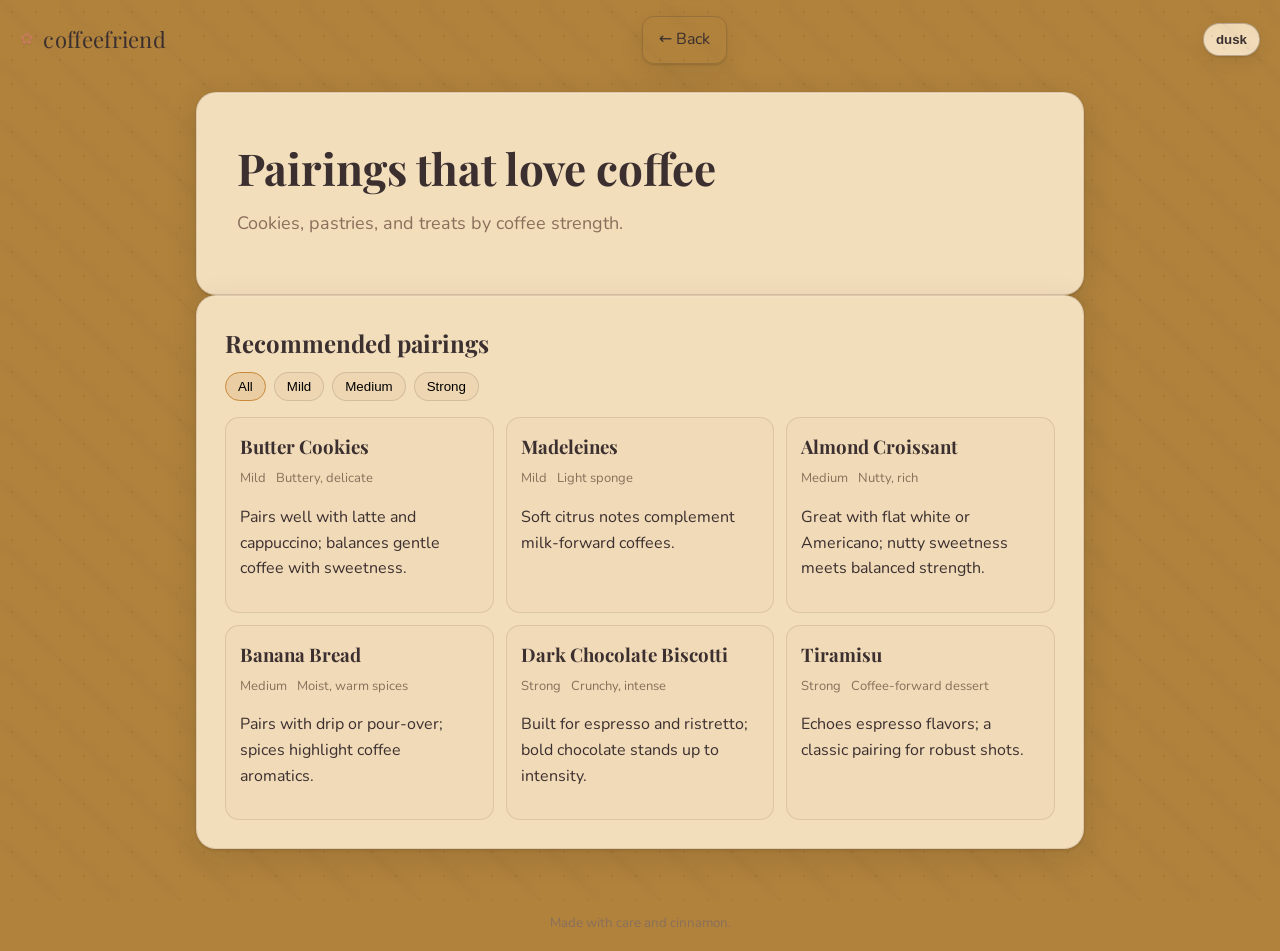
<file: coffeeapp/pagethree.html>
<!DOCTYPE html>
<html lang="en">
<head>
    <meta charset="utf-8">
    <meta name="viewport" content="width=device-width, initial-scale=1">
    <title>coffeefriend • pairings</title>
    <link rel="preconnect" href="https://fonts.googleapis.com">
    <link rel="preconnect" href="https://fonts.gstatic.com" crossorigin>
    <link href="https://fonts.googleapis.com/css2?family=Playfair+Display:wght@400;600;700&family=Nunito:ital,wght@0,400;0,600;0,700;1,400&display=swap" rel="stylesheet">
    <link rel="stylesheet" type="text/css" href="styles.css">
    <script defer src="script.js"></script>
    <meta name="theme-color" content="#e7e2d8">
</head>
<body>
    <div class="coffee-bg" aria-hidden="true"></div>
    <div class="texture"></div>
    <header class="site-header">
        <div class="brand">
            <span class="brand-mark" aria-hidden="true">✿</span>
            <span class="brand-name">coffeefriend</span>
        </div>
        <nav>
            <a class="btn btn-outline" href="pagetwo.html">← Back</a>
        </nav>
        <button class="theme-toggle" type="button" aria-label="Toggle dusk mode">dusk</button>
    </header>

    <main class="content">
        <section class="hero card">
            <h1>Pairings that love coffee</h1>
            <p class="tagline">Cookies, pastries, and treats by coffee strength.</p>
        </section>

        <section class="recipes card" aria-labelledby="pairings-title">
            <h2 id="pairings-title">Recommended pairings</h2>
            <div class="filters" role="tablist" aria-label="Coffee strength filters">
                <button class="chip is-active" role="tab" aria-selected="true" data-filter="all">All</button>
                <button class="chip" role="tab" aria-selected="false" data-filter="mild">Mild</button>
                <button class="chip" role="tab" aria-selected="false" data-filter="medium">Medium</button>
                <button class="chip" role="tab" aria-selected="false" data-filter="strong">Strong</button>
            </div>
            <div class="recipe-grid">
                <article class="recipe" data-category="mild">
                    <h3>Butter Cookies</h3>
                    <ul class="meta"><li>Mild</li><li>Buttery, delicate</li></ul>
                    <p>Pairs well with latte and cappuccino; balances gentle coffee with sweetness.</p>
                </article>
                <article class="recipe" data-category="mild">
                    <h3>Madeleines</h3>
                    <ul class="meta"><li>Mild</li><li>Light sponge</li></ul>
                    <p>Soft citrus notes complement milk-forward coffees.</p>
                </article>
                <article class="recipe" data-category="medium">
                    <h3>Almond Croissant</h3>
                    <ul class="meta"><li>Medium</li><li>Nutty, rich</li></ul>
                    <p>Great with flat white or Americano; nutty sweetness meets balanced strength.</p>
                </article>
                <article class="recipe" data-category="medium">
                    <h3>Banana Bread</h3>
                    <ul class="meta"><li>Medium</li><li>Moist, warm spices</li></ul>
                    <p>Pairs with drip or pour-over; spices highlight coffee aromatics.</p>
                </article>
                <article class="recipe" data-category="strong">
                    <h3>Dark Chocolate Biscotti</h3>
                    <ul class="meta"><li>Strong</li><li>Crunchy, intense</li></ul>
                    <p>Built for espresso and ristretto; bold chocolate stands up to intensity.</p>
                </article>
                <article class="recipe" data-category="strong">
                    <h3>Tiramisu</h3>
                    <ul class="meta"><li>Strong</li><li>Coffee-forward dessert</li></ul>
                    <p>Echoes espresso flavors; a classic pairing for robust shots.</p>
                </article>
            </div>
        </section>
    </main>

    <footer class="site-footer">
        <small>Made with care and cinnamon.</small>
    </footer>

</body>
</html>
</file>
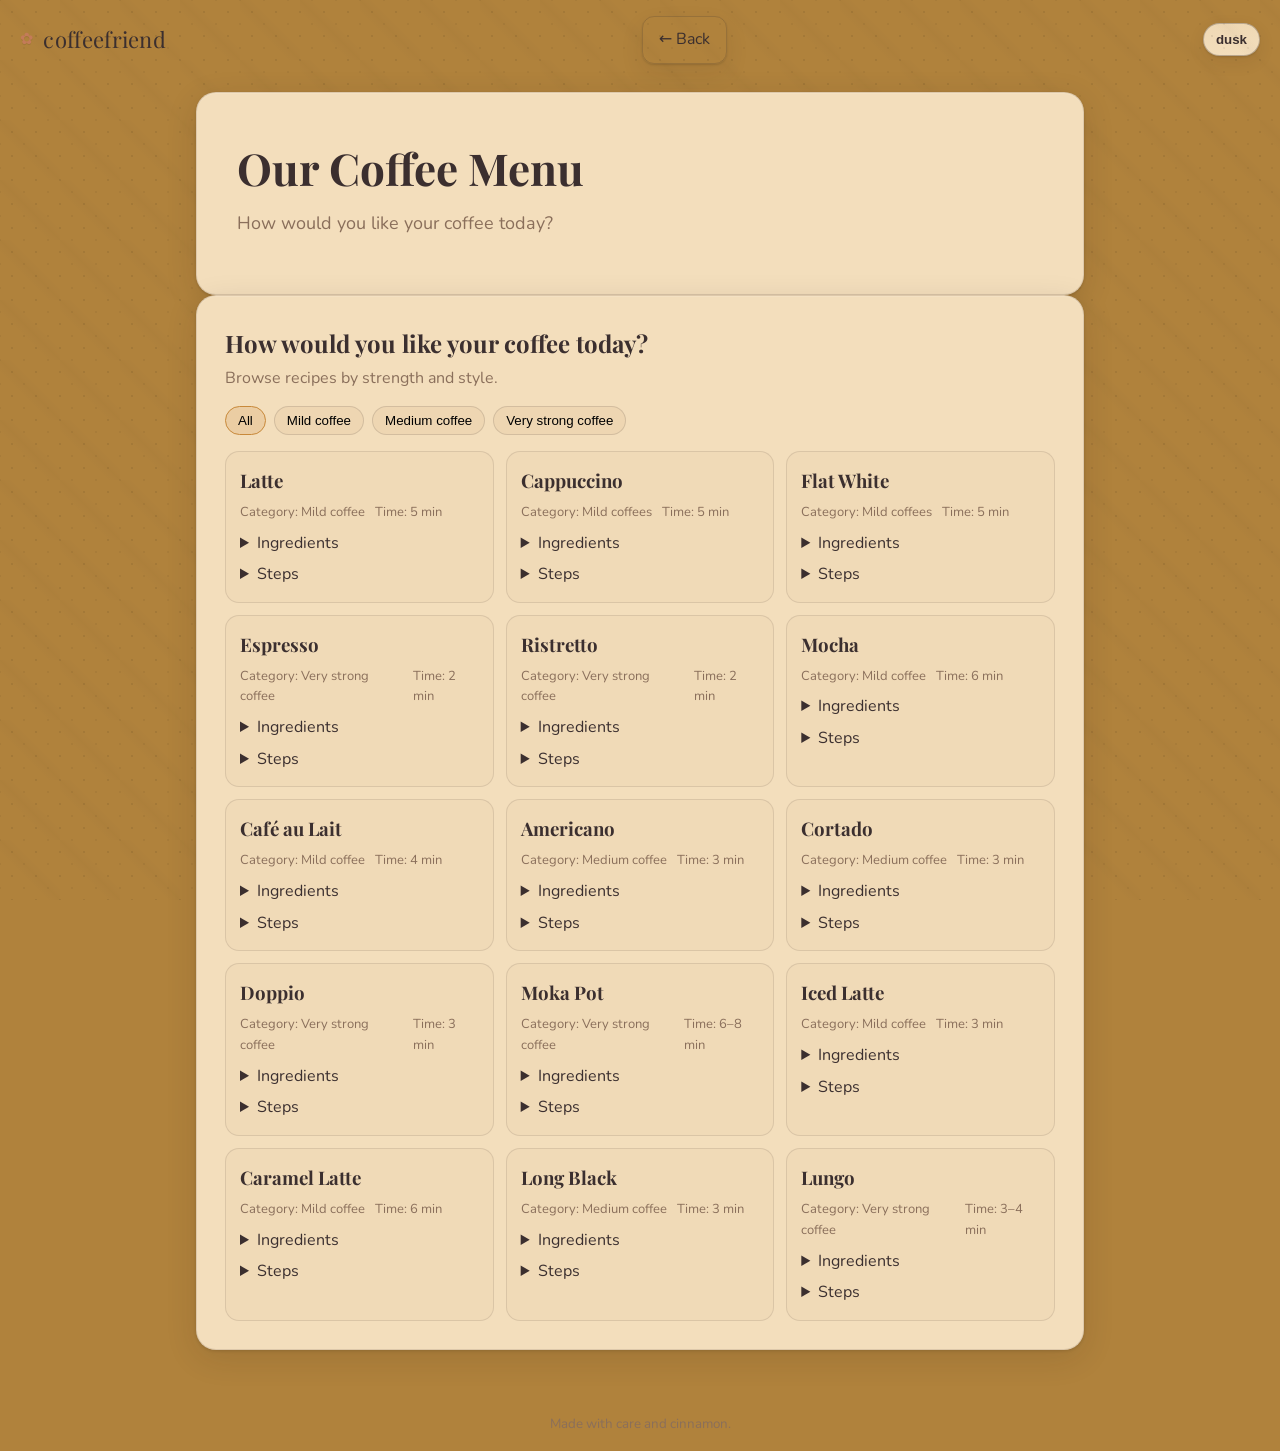
<file: coffeeapp/pagetwo.html>
<!DOCTYPE html>
<html lang="en">
<head>
    <meta charset="utf-8">
    <meta name="viewport" content="width=device-width, initial-scale=1">
    <title>coffeefriend • menu</title>
    <link rel="preconnect" href="https://fonts.googleapis.com">
    <link rel="preconnect" href="https://fonts.gstatic.com" crossorigin>
    <link href="https://fonts.googleapis.com/css2?family=Playfair+Display:wght@400;600;700&family=Nunito:ital,wght@0,400;0,600;0,700;1,400&display=swap" rel="stylesheet">
    <link rel="stylesheet" type="text/css" href="styles.css">
    <script defer src="script.js"></script>
    <meta name="theme-color" content="#e7e2d8">
</head>
<body>
    <div class="coffee-bg" aria-hidden="true"></div>
    <div class="texture"></div>
    <header class="site-header">
        <div class="brand">
            <span class="brand-mark" aria-hidden="true">✿</span>
            <span class="brand-name">coffeefriend</span>
        </div>
        <nav>
            <a class="btn btn-outline" href="pageone.html">← Back</a>
        </nav>
        <button class="theme-toggle" type="button" aria-label="Toggle dusk mode">dusk</button>
    </header>

    <main class="content">
        <section class="hero card">
            <h1>Our Coffee Menu</h1>
            <p class="tagline">How would you like your coffee today?</p>
        </section>

        <section class="recipes card" aria-labelledby="recipes-title">
            <h2 id="recipes-title">How would you like your coffee today?</h2>
            <p class="recipes-sub">Browse recipes by strength and style.</p>
            <div class="filters" role="tablist" aria-label="Coffee strength filters">
                <button class="chip is-active" role="tab" aria-selected="true" data-filter="all">All</button>
                <button class="chip" role="tab" aria-selected="false" data-filter="mild-coffee">Mild coffee</button>
                <button class="chip" role="tab" aria-selected="false" data-filter="mild-coffees">Medium coffee</button>
                <button class="chip" role="tab" aria-selected="false" data-filter="very-strong">Very strong coffee</button>
            </div>
            <div class="recipe-grid">
                <article class="recipe" data-category="mild-coffee">
                    <h3>Latte</h3>
                    <ul class="meta"><li>Category: Mild coffee</li><li>Time: 5 min</li></ul>
                    <details>
                        <summary>Ingredients</summary>
                        <ul>
                            <li>1 shot espresso</li>
                            <li>200 ml steamed milk</li>
                            <li>Foamed milk to top</li>
                        </ul>
                    </details>
                    <details>
                        <summary>Steps</summary>
                        <ol>
                            <li>Pull a single espresso shot into a cup.</li>
                            <li>Steam milk until silky microfoam forms.</li>
                            <li>Pour milk into espresso, holding back foam, then finish with a spoon of foam.</li>
                        </ol>
                    </details>
                </article>

                <article class="recipe" data-category="mild-coffees">
                    <h3>Cappuccino</h3>
                    <ul class="meta"><li>Category: Mild coffees</li><li>Time: 5 min</li></ul>
                    <details>
                        <summary>Ingredients</summary>
                        <ul>
                            <li>1 shot espresso</li>
                            <li>60 ml steamed milk</li>
                            <li>60 ml milk foam</li>
                            <li>Cocoa or cinnamon (optional)</li>
                        </ul>
                    </details>
                    <details>
                        <summary>Steps</summary>
                        <ol>
                            <li>Pull an espresso shot.</li>
                            <li>Steam milk to medium foam.</li>
                            <li>Pour equal parts espresso, steamed milk, and foam. Dust with spice.</li>
                        </ol>
                    </details>
                </article>

                <article class="recipe" data-category="mild-coffees">
                    <h3>Flat White</h3>
                    <ul class="meta"><li>Category: Mild coffees</li><li>Time: 5 min</li></ul>
                    <details>
                        <summary>Ingredients</summary>
                        <ul>
                            <li>1 double shot espresso</li>
                            <li>120 ml steamed milk (fine microfoam)</li>
                        </ul>
                    </details>
                    <details>
                        <summary>Steps</summary>
                        <ol>
                            <li>Pull a double espresso.</li>
                            <li>Steam milk to a fine, glossy microfoam.</li>
                            <li>Pour milk to create a thin, velvety layer.</li>
                        </ol>
                    </details>
                </article>

                <article class="recipe" data-category="very-strong">
                    <h3>Espresso</h3>
                    <ul class="meta"><li>Category: Very strong coffee</li><li>Time: 2 min</li></ul>
                    <details>
                        <summary>Ingredients</summary>
                        <ul>
                            <li>18 g finely ground coffee</li>
                            <li>Water at 93°C</li>
                        </ul>
                    </details>
                    <details>
                        <summary>Steps</summary>
                        <ol>
                            <li>Distribute and tamp grounds evenly.</li>
                            <li>Pull 25–30 seconds for ~36 g out.</li>
                            <li>Serve immediately.</li>
                        </ol>
                    </details>
                </article>

                <article class="recipe" data-category="very-strong">
                    <h3>Ristretto</h3>
                    <ul class="meta"><li>Category: Very strong coffee</li><li>Time: 2 min</li></ul>
                    <details>
                        <summary>Ingredients</summary>
                        <ul>
                            <li>18 g finely ground coffee</li>
                            <li>Water at 93°C</li>
                        </ul>
                    </details>
                    <details>
                        <summary>Steps</summary>
                        <ol>
                            <li>Prepare as espresso.</li>
                            <li>Stop extraction earlier at ~20–25 g yield for intense flavor.</li>
                        </ol>
                    </details>
                </article>

                <!-- Additional Mild coffee options -->
                <article class="recipe" data-category="mild-coffee">
                    <h3>Mocha</h3>
                    <ul class="meta"><li>Category: Mild coffee</li><li>Time: 6 min</li></ul>
                    <details>
                        <summary>Ingredients</summary>
                        <ul>
                            <li>1 shot espresso</li>
                            <li>150 ml steamed milk</li>
                            <li>20 g chocolate syrup or cocoa</li>
                            <li>Whipped cream (optional)</li>
                        </ul>
                    </details>
                    <details>
                        <summary>Steps</summary>
                        <ol>
                            <li>Stir chocolate into espresso.</li>
                            <li>Add steamed milk and mix gently.</li>
                            <li>Top with whipped cream if desired.</li>
                        </ol>
                    </details>
                </article>

                <article class="recipe" data-category="mild-coffee">
                    <h3>Café au Lait</h3>
                    <ul class="meta"><li>Category: Mild coffee</li><li>Time: 4 min</li></ul>
                    <details>
                        <summary>Ingredients</summary>
                        <ul>
                            <li>1 cup hot brewed coffee</li>
                            <li>1 cup steamed milk</li>
                        </ul>
                    </details>
                    <details>
                        <summary>Steps</summary>
                        <ol>
                            <li>Brew filter coffee.</li>
                            <li>Steam milk until hot and slightly foamy.</li>
                            <li>Combine equal parts coffee and milk.</li>
                        </ol>
                    </details>
                </article>

                <!-- Additional Medium coffee options -->
                <article class="recipe" data-category="mild-coffees">
                    <h3>Americano</h3>
                    <ul class="meta"><li>Category: Medium coffee</li><li>Time: 3 min</li></ul>
                    <details>
                        <summary>Ingredients</summary>
                        <ul>
                            <li>1 shot espresso</li>
                            <li>120–180 ml hot water</li>
                        </ul>
                    </details>
                    <details>
                        <summary>Steps</summary>
                        <ol>
                            <li>Pour hot water into a cup.</li>
                            <li>Add espresso on top to preserve crema.</li>
                        </ol>
                    </details>
                </article>

                <article class="recipe" data-category="mild-coffees">
                    <h3>Cortado</h3>
                    <ul class="meta"><li>Category: Medium coffee</li><li>Time: 3 min</li></ul>
                    <details>
                        <summary>Ingredients</summary>
                        <ul>
                            <li>1 shot espresso</li>
                            <li>1 shot steamed milk</li>
                        </ul>
                    </details>
                    <details>
                        <summary>Steps</summary>
                        <ol>
                            <li>Pull an espresso shot.</li>
                            <li>Steam a small amount of milk (minimal foam).</li>
                            <li>Combine 1:1 milk to espresso.</li>
                        </ol>
                    </details>
                </article>

                <!-- Additional Very strong coffee options -->
                <article class="recipe" data-category="very-strong">
                    <h3>Doppio</h3>
                    <ul class="meta"><li>Category: Very strong coffee</li><li>Time: 3 min</li></ul>
                    <details>
                        <summary>Ingredients</summary>
                        <ul>
                            <li>18–20 g finely ground coffee</li>
                            <li>Water at 93°C</li>
                        </ul>
                    </details>
                    <details>
                        <summary>Steps</summary>
                        <ol>
                            <li>Pull a double espresso shot (~36–40 g out in ~25–30 s).</li>
                            <li>Serve in a prewarmed demitasse.</li>
                        </ol>
                    </details>
                </article>

                <article class="recipe" data-category="very-strong">
                    <h3>Moka Pot</h3>
                    <ul class="meta"><li>Category: Very strong coffee</li><li>Time: 6–8 min</li></ul>
                    <details>
                        <summary>Ingredients</summary>
                        <ul>
                            <li>Medium-fine ground coffee</li>
                            <li>Water (fill bottom chamber to valve)</li>
                        </ul>
                    </details>
                    <details>
                        <summary>Steps</summary>
                        <ol>
                            <li>Fill base with hot water; add grounds to basket (level, untamped).</li>
                            <li>Assemble and brew on medium heat until you hear a gentle gurgle.</li>
                            <li>Remove from heat and serve immediately.</li>
                        </ol>
                    </details>
                </article>

                <!-- Additional items -->
                <article class="recipe" data-category="mild-coffee">
                    <h3>Iced Latte</h3>
                    <ul class="meta"><li>Category: Mild coffee</li><li>Time: 3 min</li></ul>
                    <details>
                        <summary>Ingredients</summary>
                        <ul>
                            <li>1 shot espresso (cooled)</li>
                            <li>150 ml cold milk</li>
                            <li>Ice cubes</li>
                        </ul>
                    </details>
                    <details>
                        <summary>Steps</summary>
                        <ol>
                            <li>Fill a glass with ice.</li>
                            <li>Add cold milk, then pour espresso over.</li>
                            <li>Stir gently.</li>
                        </ol>
                    </details>
                </article>

                <article class="recipe" data-category="mild-coffee">
                    <h3>Caramel Latte</h3>
                    <ul class="meta"><li>Category: Mild coffee</li><li>Time: 6 min</li></ul>
                    <details>
                        <summary>Ingredients</summary>
                        <ul>
                            <li>1 shot espresso</li>
                            <li>180 ml steamed milk</li>
                            <li>2 tsp caramel sauce</li>
                        </ul>
                    </details>
                    <details>
                        <summary>Steps</summary>
                        <ol>
                            <li>Stir caramel into espresso.</li>
                            <li>Add steamed milk and mix.</li>
                            <li>Optional: drizzle more caramel on top.</li>
                        </ol>
                    </details>
                </article>

                <article class="recipe" data-category="mild-coffees">
                    <h3>Long Black</h3>
                    <ul class="meta"><li>Category: Medium coffee</li><li>Time: 3 min</li></ul>
                    <details>
                        <summary>Ingredients</summary>
                        <ul>
                            <li>1 double espresso</li>
                            <li>120 ml hot water</li>
                        </ul>
                    </details>
                    <details>
                        <summary>Steps</summary>
                        <ol>
                            <li>Add hot water to a cup.</li>
                            <li>Pour double espresso over to preserve crema.</li>
                        </ol>
                    </details>
                </article>

                <article class="recipe" data-category="very-strong">
                    <h3>Lungo</h3>
                    <ul class="meta"><li>Category: Very strong coffee</li><li>Time: 3–4 min</li></ul>
                    <details>
                        <summary>Ingredients</summary>
                        <ul>
                            <li>18 g finely ground coffee</li>
                            <li>Water at 93°C</li>
                        </ul>
                    </details>
                    <details>
                        <summary>Steps</summary>
                        <ol>
                            <li>Pull a longer espresso (~50–60 g out).</li>
                            <li>Expect a more bitter, intense cup.</li>
                        </ol>
                    </details>
                </article>
            </div>
        </section>

        

    </main>

    <footer class="site-footer">
        <small>Made with care and cinnamon.</small>
    </footer>

</body>
</html>
</file>
<file: styles.css>
/* Coffee palette - crema, latte, mocha, espresso */
:root {
  --bg: #b0823c;           /* crema background */
  --paper: #f3debc;        /* foam card */
  --ink: #3b2f2f;          /* espresso text */
  --muted: #8a6f5b;        /* latte captions */
  --sage: #c8893a;         /* caramel accent */
  --sage-deep: #8a5a2b;    /* toffee accent */
  --blush: #c37b59;        /* cinnamon */
  --honey: #d7a86e;        /* caramel drizzle */
  --shadow: 34, 28, 21;    /* rgba base */
}

/* Dusk theme toggle */
html.dusk {
  --bg: #1a1410;          /* dark roast */
  --paper: #231b15;       /* mocha card */
  --ink: #efe6dc;         /* crema text */
  --muted: #b08a6a;       /* warm latte */
  --sage: #b37639;        /* caramel */
  --sage-deep: #8f582c;   /* toffee */
  --blush: #b56e4e;       /* cinnamon */
  --honey: #c6955a;       /* caramel drizzle */
}

* { box-sizing: border-box; }
html, body { height: 100%; }
body {
  margin: 0;
  font-family: "Nunito", system-ui, -apple-system, Segoe UI, Roboto, Arial, sans-serif;
  color: var(--ink);
  background: var(--bg);
  line-height: 1.6;
  overflow-x: hidden;
}

.texture {
  position: fixed;
  inset: 0;
  pointer-events: none;
  background-image:
    radial-gradient(rgba(var(--shadow),0.08) 1px, transparent 1px),
    radial-gradient(rgba(var(--shadow),0.05) 1px, transparent 1px),
    linear-gradient(45deg, transparent 40%, rgba(var(--shadow),0.02) 50%, transparent 60%);
  background-position: 0 0, 12px 12px, 0 0;
  background-size: 24px 24px, 24px 24px, 60px 60px;
  mix-blend-mode: multiply;
}

/* Subtle coffee photo background (transparent look) */
.coffee-bg {
  position: fixed;
  inset: 0;
  z-index: -1;
  opacity: 0.08; /* transparency control */
  background-image: url('https://images.unsplash.com/photo-1509042239860-f550ce710b93?q=80&w=1600&auto=format&fit=crop'); /* hot coffee */
  background-size: cover;
  background-position: center;
  filter: saturate(0.85) contrast(0.95);
}
html.dusk .coffee-bg { opacity: 0.06; filter: saturate(0.8) brightness(0.8) contrast(0.9); }

.site-header, .site-footer {
  width: 100%;
  display: flex;
  align-items: center;
  justify-content: space-between;
  gap: 16px;
  padding: 16px 20px;
}

.brand {
  display: flex;
  align-items: center;
  gap: 10px;
}
.brand-mark { color: var(--blush); filter: drop-shadow(0 1px 0 rgba(var(--shadow),0.1)); }
.brand-name {
  font-family: "Playfair Display", Georgia, serif;
  font-size: 22px;
  letter-spacing: 0.3px;
}

.theme-toggle {
  appearance: none;
  border: 1px solid color-mix(in oklab, var(--ink) 30%, transparent);
  background: linear-gradient(180deg, color-mix(in oklab, var(--paper) 94%, var(--bg) 6%), var(--paper));
  color: var(--ink);
  padding: 8px 12px;
  border-radius: 999px;
  font-weight: 700;
  cursor: pointer;
  transition: transform .15s ease, box-shadow .2s ease;
  box-shadow: 0 1px 2px rgba(var(--shadow),0.15), 0 6px 18px rgba(var(--shadow),0.08);
}
.theme-toggle:hover { transform: translateY(-1px); }
.theme-toggle:active { transform: translateY(0); }

.content {
  max-width: 920px;
  margin: 0 auto;
  padding: 12px 16px 48px;
}

.card {
  position: relative;
  background: var(--paper);
  border: 1px solid color-mix(in oklab, var(--ink) 12%, transparent);
  border-radius: 20px;
  padding: 28px;
  box-shadow: 
    0 1px 3px rgba(var(--shadow),0.15), 
    0 8px 32px rgba(var(--shadow),0.12),
    inset 0 1px 0 rgba(255,255,255,0.1);
}
.card.subtle { background: color-mix(in oklab, var(--paper) 92%, var(--bg) 8%); }

.hero h1 {
  font-family: "Playfair Display", Georgia, serif;
  margin: 0 0 6px;
  font-weight: 700;
  font-size: clamp(28px, 4vw, 44px);
}
.tagline { margin: 0 0 16px; color: var(--muted); font-size: 18px; }

.actions { display: flex; gap: 12px; flex-wrap: wrap; margin: 12px 0 8px; }
.btn {
  display: inline-block;
  padding: 10px 16px;
  border-radius: 12px;
  text-decoration: none;
  border: 1px solid transparent;
  transition: transform .15s ease, box-shadow .2s ease, background .2s ease;
  box-shadow: 0 1px 2px rgba(var(--shadow),0.15), 0 10px 24px rgba(var(--shadow),0.08);
}
.btn:hover { transform: translateY(-1px); }
.btn:active { transform: translateY(0); }

.btn-primary { background: var(--sage); color: #142014; border-color: color-mix(in oklab, var(--sage) 60%, var(--ink) 10%); }
.btn-primary:hover { background: var(--sage-deep); }
.btn-outline { background: transparent; color: var(--ink); border-color: color-mix(in oklab, var(--ink) 20%, transparent); }

.dropdown { position: relative; display: inline-block; }
.dropdown-toggle { position: relative; z-index: 2; }
.dropdown-menu {
  position: absolute;
  top: calc(100% + 6px);
  right: 0;
  min-width: 260px;
  background: var(--paper);
  border: 1px solid color-mix(in oklab, var(--ink) 12%, transparent);
  border-radius: 12px;
  padding: 6px;
  box-shadow: 0 6px 24px rgba(var(--shadow),0.12);
  display: none;
}
.dropdown.open .dropdown-menu { display: block; animation: fadeIn .15s ease-out; }
.dropdown-item { display: block; padding: 10px 12px; border-radius: 8px; color: var(--ink); text-decoration: none; }
.dropdown-item:hover { background: color-mix(in oklab, var(--paper) 86%, var(--bg) 14%); }

@keyframes fadeIn { from { opacity: 0; transform: translateY(-2px); } to { opacity: 1; transform: translateY(0); } }

.notes {
  margin: 16px 0 0;
  padding: 10px 12px;
  background: color-mix(in oklab, var(--paper) 86%, var(--bg) 14%);
  border-radius: 12px;
  border: 1px dashed color-mix(in oklab, var(--ink) 18%, transparent);
}
.notes li { margin: 4px 0; }

.social .social-link {
  color: var(--sage-deep);
  text-decoration: none;
  border-bottom: 1px solid color-mix(in oklab, var(--sage-deep) 60%, transparent);
  padding-bottom: 2px;
}
.social .social-link:hover { color: var(--sage); }

.site-footer {
  justify-content: center;
  color: var(--muted);
}

/* Recipes */
.recipes h2 {
  font-family: "Playfair Display", Georgia, serif;
  margin: 0 0 4px;
}
.recipes-sub { margin: 0 0 14px; color: var(--muted); }

.filters { display: flex; gap: 8px; flex-wrap: wrap; margin: 10px 0 16px; }
.chip {
  appearance: none;
  border: 1px solid color-mix(in oklab, var(--ink) 15%, transparent);
  background: color-mix(in oklab, var(--paper) 92%, var(--bg) 8%);
  padding: 6px 12px;
  border-radius: 999px;
  cursor: pointer;
}
.chip.is-active { border-color: var(--sage); background: color-mix(in oklab, var(--sage) 20%, var(--paper) 80%); }

.recipe-grid {
  display: grid;
  grid-template-columns: repeat(auto-fill, minmax(240px, 1fr));
  gap: 12px;
}
.recipe {
  background: color-mix(in oklab, var(--paper) 96%, var(--bg) 4%);
  border: 1px solid color-mix(in oklab, var(--ink) 12%, transparent);
  border-radius: 14px;
  padding: 14px;
}
.recipe h3 { margin: 0 0 6px; font-family: "Playfair Display", Georgia, serif; }
.recipe .meta { list-style: none; padding: 0; margin: 0 0 8px; color: var(--muted); display: flex; gap: 10px; font-size: 13px; }
.recipe details { margin-top: 6px; }

/* Decorative vines */
.vines {
  position: absolute;
  inset: -8px -8px auto auto;
  width: 180px;
  height: 180px;
  pointer-events: none;
}
.leaf {
  position: absolute;
  width: 16px; height: 16px;
  border-radius: 999px 999px 999px 0;
  transform: rotate(45deg);
  background: var(--sage);
  opacity: .9;
  box-shadow: 0 2px 4px rgba(var(--shadow),0.1);
}
.leaf-1 { top: 16px; right: 24px; }
.leaf-2 { top: 52px; right: 68px; transform: rotate(20deg); }
.leaf-3 { top: 88px; right: 20px; transform: rotate(72deg); }

.visually-hidden { position: absolute !important; width: 1px; height: 1px; padding: 0; margin: -1px; overflow: hidden; clip: rect(0,0,0,0); border: 0; }

@media (min-width: 720px) {
  .hero { padding: 40px; }
}


/* Mobile responsiveness */
@media (max-width: 720px) {
  .site-header, .site-footer { padding: 12px 14px; }
  .brand-name { font-size: 18px; }
  .content { padding: 8px 12px 28px; }
  .card { padding: 20px; }
  .hero h1 { font-size: clamp(22px, 8vw, 34px); }
  .tagline { font-size: 16px; }
  .actions { flex-direction: column; gap: 10px; }
  .actions .btn, .dropdown { width: 100%; }
  .btn { padding: 12px 16px; }
  .dropdown-menu { left: 0; right: auto; min-width: 100%; }
  .filters { gap: 6px; }
  .chip { padding: 8px 12px; }
  .recipe-grid { grid-template-columns: 1fr; }
  .notes { font-size: 14px; }
}
</file>
<file: coffeeapp/styles.css>
/* Coffee palette - crema, latte, mocha, espresso */
:root {
  --bg: #b0823c;           /* crema background */
  --paper: #f3debc;        /* foam card */
  --ink: #3b2f2f;          /* espresso text */
  --muted: #8a6f5b;        /* latte captions */
  --sage: #c8893a;         /* caramel accent */
  --sage-deep: #8a5a2b;    /* toffee accent */
  --blush: #c37b59;        /* cinnamon */
  --honey: #d7a86e;        /* caramel drizzle */
  --shadow: 34, 28, 21;    /* rgba base */
}

/* Dusk theme toggle */
html.dusk {
  --bg: #1a1410;          /* dark roast */
  --paper: #231b15;       /* mocha card */
  --ink: #efe6dc;         /* crema text */
  --muted: #b08a6a;       /* warm latte */
  --sage: #b37639;        /* caramel */
  --sage-deep: #8f582c;   /* toffee */
  --blush: #b56e4e;       /* cinnamon */
  --honey: #c6955a;       /* caramel drizzle */
}

* { box-sizing: border-box; }
html, body { height: 100%; }
body {
  margin: 0;
  font-family: "Nunito", system-ui, -apple-system, Segoe UI, Roboto, Arial, sans-serif;
  color: var(--ink);
  background: var(--bg);
  line-height: 1.6;
  overflow-x: hidden;
}

.texture {
  position: fixed;
  inset: 0;
  pointer-events: none;
  background-image:
    radial-gradient(rgba(var(--shadow),0.08) 1px, transparent 1px),
    radial-gradient(rgba(var(--shadow),0.05) 1px, transparent 1px),
    linear-gradient(45deg, transparent 40%, rgba(var(--shadow),0.02) 50%, transparent 60%);
  background-position: 0 0, 12px 12px, 0 0;
  background-size: 24px 24px, 24px 24px, 60px 60px;
  mix-blend-mode: multiply;
}

/* Subtle coffee photo background (transparent look) */
.coffee-bg {
  position: fixed;
  inset: 0;
  z-index: -1;
  opacity: 0.08; /* transparency control */
  background-image: url('https://images.unsplash.com/photo-1509042239860-f550ce710b93?q=80&w=1600&auto=format&fit=crop'); /* hot coffee */
  background-size: cover;
  background-position: center;
  filter: saturate(0.85) contrast(0.95);
}
html.dusk .coffee-bg { opacity: 0.06; filter: saturate(0.8) brightness(0.8) contrast(0.9); }

.site-header, .site-footer {
  width: 100%;
  display: flex;
  align-items: center;
  justify-content: space-between;
  gap: 16px;
  padding: 16px 20px;
}

.brand {
  display: flex;
  align-items: center;
  gap: 10px;
}
.brand-mark { color: var(--blush); filter: drop-shadow(0 1px 0 rgba(var(--shadow),0.1)); }
.brand-name {
  font-family: "Playfair Display", Georgia, serif;
  font-size: 22px;
  letter-spacing: 0.3px;
}

.theme-toggle {
  appearance: none;
  border: 1px solid color-mix(in oklab, var(--ink) 30%, transparent);
  background: linear-gradient(180deg, color-mix(in oklab, var(--paper) 94%, var(--bg) 6%), var(--paper));
  color: var(--ink);
  padding: 8px 12px;
  border-radius: 999px;
  font-weight: 700;
  cursor: pointer;
  transition: transform .15s ease, box-shadow .2s ease;
  box-shadow: 0 1px 2px rgba(var(--shadow),0.15), 0 6px 18px rgba(var(--shadow),0.08);
}
.theme-toggle:hover { transform: translateY(-1px); }
.theme-toggle:active { transform: translateY(0); }

.content {
  max-width: 920px;
  margin: 0 auto;
  padding: 12px 16px 48px;
}

.card {
  position: relative;
  background: var(--paper);
  border: 1px solid color-mix(in oklab, var(--ink) 12%, transparent);
  border-radius: 20px;
  padding: 28px;
  box-shadow: 
    0 1px 3px rgba(var(--shadow),0.15), 
    0 8px 32px rgba(var(--shadow),0.12),
    inset 0 1px 0 rgba(255,255,255,0.1);
}
.card.subtle { background: color-mix(in oklab, var(--paper) 92%, var(--bg) 8%); }

.hero h1 {
  font-family: "Playfair Display", Georgia, serif;
  margin: 0 0 6px;
  font-weight: 700;
  font-size: clamp(28px, 4vw, 44px);
}
.tagline { margin: 0 0 16px; color: var(--muted); font-size: 18px; }

.actions { display: flex; gap: 12px; flex-wrap: wrap; margin: 12px 0 8px; }
.btn {
  display: inline-block;
  padding: 10px 16px;
  border-radius: 12px;
  text-decoration: none;
  border: 1px solid transparent;
  transition: transform .15s ease, box-shadow .2s ease, background .2s ease;
  box-shadow: 0 1px 2px rgba(var(--shadow),0.15), 0 10px 24px rgba(var(--shadow),0.08);
}
.btn:hover { transform: translateY(-1px); }
.btn:active { transform: translateY(0); }

.btn-primary { background: var(--sage); color: #142014; border-color: color-mix(in oklab, var(--sage) 60%, var(--ink) 10%); }
.btn-primary:hover { background: var(--sage-deep); }
.btn-outline { background: transparent; color: var(--ink); border-color: color-mix(in oklab, var(--ink) 20%, transparent); }

.dropdown { position: relative; display: inline-block; }
.dropdown-toggle { position: relative; z-index: 2; }
.dropdown-menu {
  position: absolute;
  top: calc(100% + 6px);
  right: 0;
  min-width: 260px;
  background: var(--paper);
  border: 1px solid color-mix(in oklab, var(--ink) 12%, transparent);
  border-radius: 12px;
  padding: 6px;
  box-shadow: 0 6px 24px rgba(var(--shadow),0.12);
  display: none;
}
.dropdown.open .dropdown-menu { display: block; animation: fadeIn .15s ease-out; }
.dropdown-item { display: block; padding: 10px 12px; border-radius: 8px; color: var(--ink); text-decoration: none; }
.dropdown-item:hover { background: color-mix(in oklab, var(--paper) 86%, var(--bg) 14%); }

@keyframes fadeIn { from { opacity: 0; transform: translateY(-2px); } to { opacity: 1; transform: translateY(0); } }

.notes {
  margin: 16px 0 0;
  padding: 10px 12px;
  background: color-mix(in oklab, var(--paper) 86%, var(--bg) 14%);
  border-radius: 12px;
  border: 1px dashed color-mix(in oklab, var(--ink) 18%, transparent);
}
.notes li { margin: 4px 0; }

.social .social-link {
  color: var(--sage-deep);
  text-decoration: none;
  border-bottom: 1px solid color-mix(in oklab, var(--sage-deep) 60%, transparent);
  padding-bottom: 2px;
}
.social .social-link:hover { color: var(--sage); }

.site-footer {
  justify-content: center;
  color: var(--muted);
}

/* Recipes */
.recipes h2 {
  font-family: "Playfair Display", Georgia, serif;
  margin: 0 0 4px;
}
.recipes-sub { margin: 0 0 14px; color: var(--muted); }

.filters { display: flex; gap: 8px; flex-wrap: wrap; margin: 10px 0 16px; }
.chip {
  appearance: none;
  border: 1px solid color-mix(in oklab, var(--ink) 15%, transparent);
  background: color-mix(in oklab, var(--paper) 92%, var(--bg) 8%);
  padding: 6px 12px;
  border-radius: 999px;
  cursor: pointer;
}
.chip.is-active { border-color: var(--sage); background: color-mix(in oklab, var(--sage) 20%, var(--paper) 80%); }

.recipe-grid {
  display: grid;
  grid-template-columns: repeat(auto-fill, minmax(240px, 1fr));
  gap: 12px;
}
.recipe {
  background: color-mix(in oklab, var(--paper) 96%, var(--bg) 4%);
  border: 1px solid color-mix(in oklab, var(--ink) 12%, transparent);
  border-radius: 14px;
  padding: 14px;
}
.recipe h3 { margin: 0 0 6px; font-family: "Playfair Display", Georgia, serif; }
.recipe .meta { list-style: none; padding: 0; margin: 0 0 8px; color: var(--muted); display: flex; gap: 10px; font-size: 13px; }
.recipe details { margin-top: 6px; }

/* Decorative vines */
.vines {
  position: absolute;
  inset: -8px -8px auto auto;
  width: 180px;
  height: 180px;
  pointer-events: none;
}
.leaf {
  position: absolute;
  width: 16px; height: 16px;
  border-radius: 999px 999px 999px 0;
  transform: rotate(45deg);
  background: var(--sage);
  opacity: .9;
  box-shadow: 0 2px 4px rgba(var(--shadow),0.1);
}
.leaf-1 { top: 16px; right: 24px; }
.leaf-2 { top: 52px; right: 68px; transform: rotate(20deg); }
.leaf-3 { top: 88px; right: 20px; transform: rotate(72deg); }

.visually-hidden { position: absolute !important; width: 1px; height: 1px; padding: 0; margin: -1px; overflow: hidden; clip: rect(0,0,0,0); border: 0; }

@media (min-width: 720px) {
  .hero { padding: 40px; }
}


/* Mobile responsiveness */
@media (max-width: 720px) {
  .site-header, .site-footer { padding: 12px 14px; }
  .brand-name { font-size: 18px; }
  .content { padding: 8px 12px 28px; }
  .card { padding: 20px; }
  .hero h1 { font-size: clamp(22px, 8vw, 34px); }
  .tagline { font-size: 16px; }
  .actions { flex-direction: column; gap: 10px; }
  .actions .btn, .dropdown { width: 100%; }
  .btn { padding: 12px 16px; }
  .dropdown-menu { left: 0; right: auto; min-width: 100%; }
  .filters { gap: 6px; }
  .chip { padding: 8px 12px; }
  .recipe-grid { grid-template-columns: 1fr; }
  .notes { font-size: 14px; }
}
</file>
